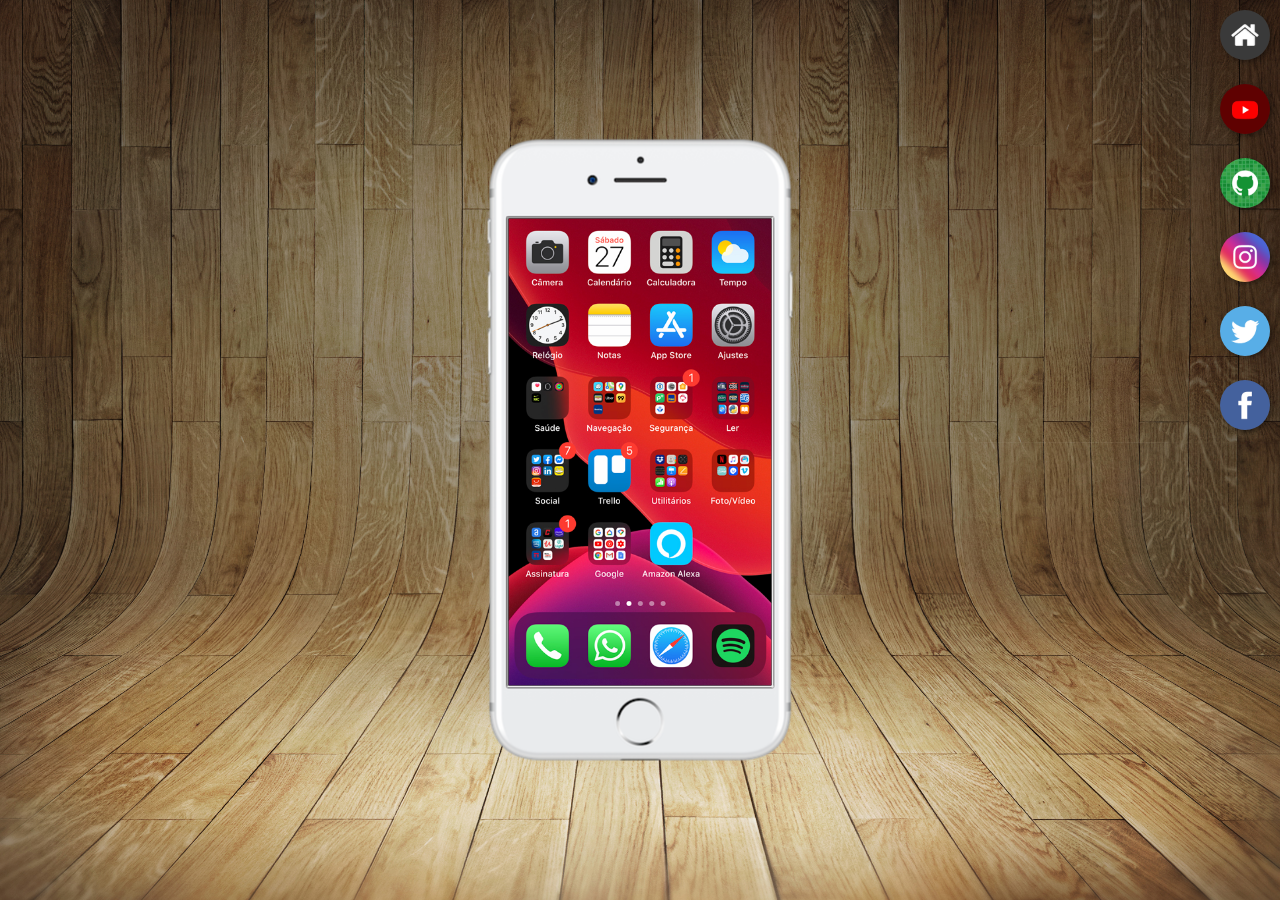
<file: index.html>
<!DOCTYPE html>
<html lang="pt-br">
<head>
    <meta charset="UTF-8">
    <meta http-equiv="X-UA-Compatible" content="IE=edge">
    <meta name="viewport" content="width=device-width, initial-scale=1.0">
    <link rel="shortcut icon" href="favicon.ico" type="image/x-icon">
    <link rel="stylesheet" href="estilos/style.css">
    <title>Projeto Redes Sociais</title>
</head>
<body>
    <main>
        <section id="telefone">
            <iframe src="home.html" name="tela" id="tela">
                Seu navegador não é compatível com isso.
            </iframe>
        </section>

        <section id="redes-sociais">
            <a href="home.html" target="tela">
                <img src="imagens/logo-home.jpg" alt="Home">
            </a>
            <br>
            <a href="youtube.html" target="tela">
                <img src="imagens/logo-youtube.jpg" alt="YouTube">
            </a>
            <br>
            <a href="github.html" target="tela">
                <img src="imagens/logo-github.jpg" alt="GitHub">
            </a>
            <br>
            <a href="instagram.html" target="tela">
                <img src="imagens/logo-instagram.jpg" alt="Instagram">
            </a>
            <br>
            <a href="twitter.html" target="tela">
                <img src="imagens/logo-twitter.jpg" alt="Twitter">
            </a>
            <br>
            <a href="facebook.html" target="tela">
                <img src="imagens/logo-facebook.jpg" alt="Facebook">
            </a>
        </section>
    </main>
</body>
</html>
</file>
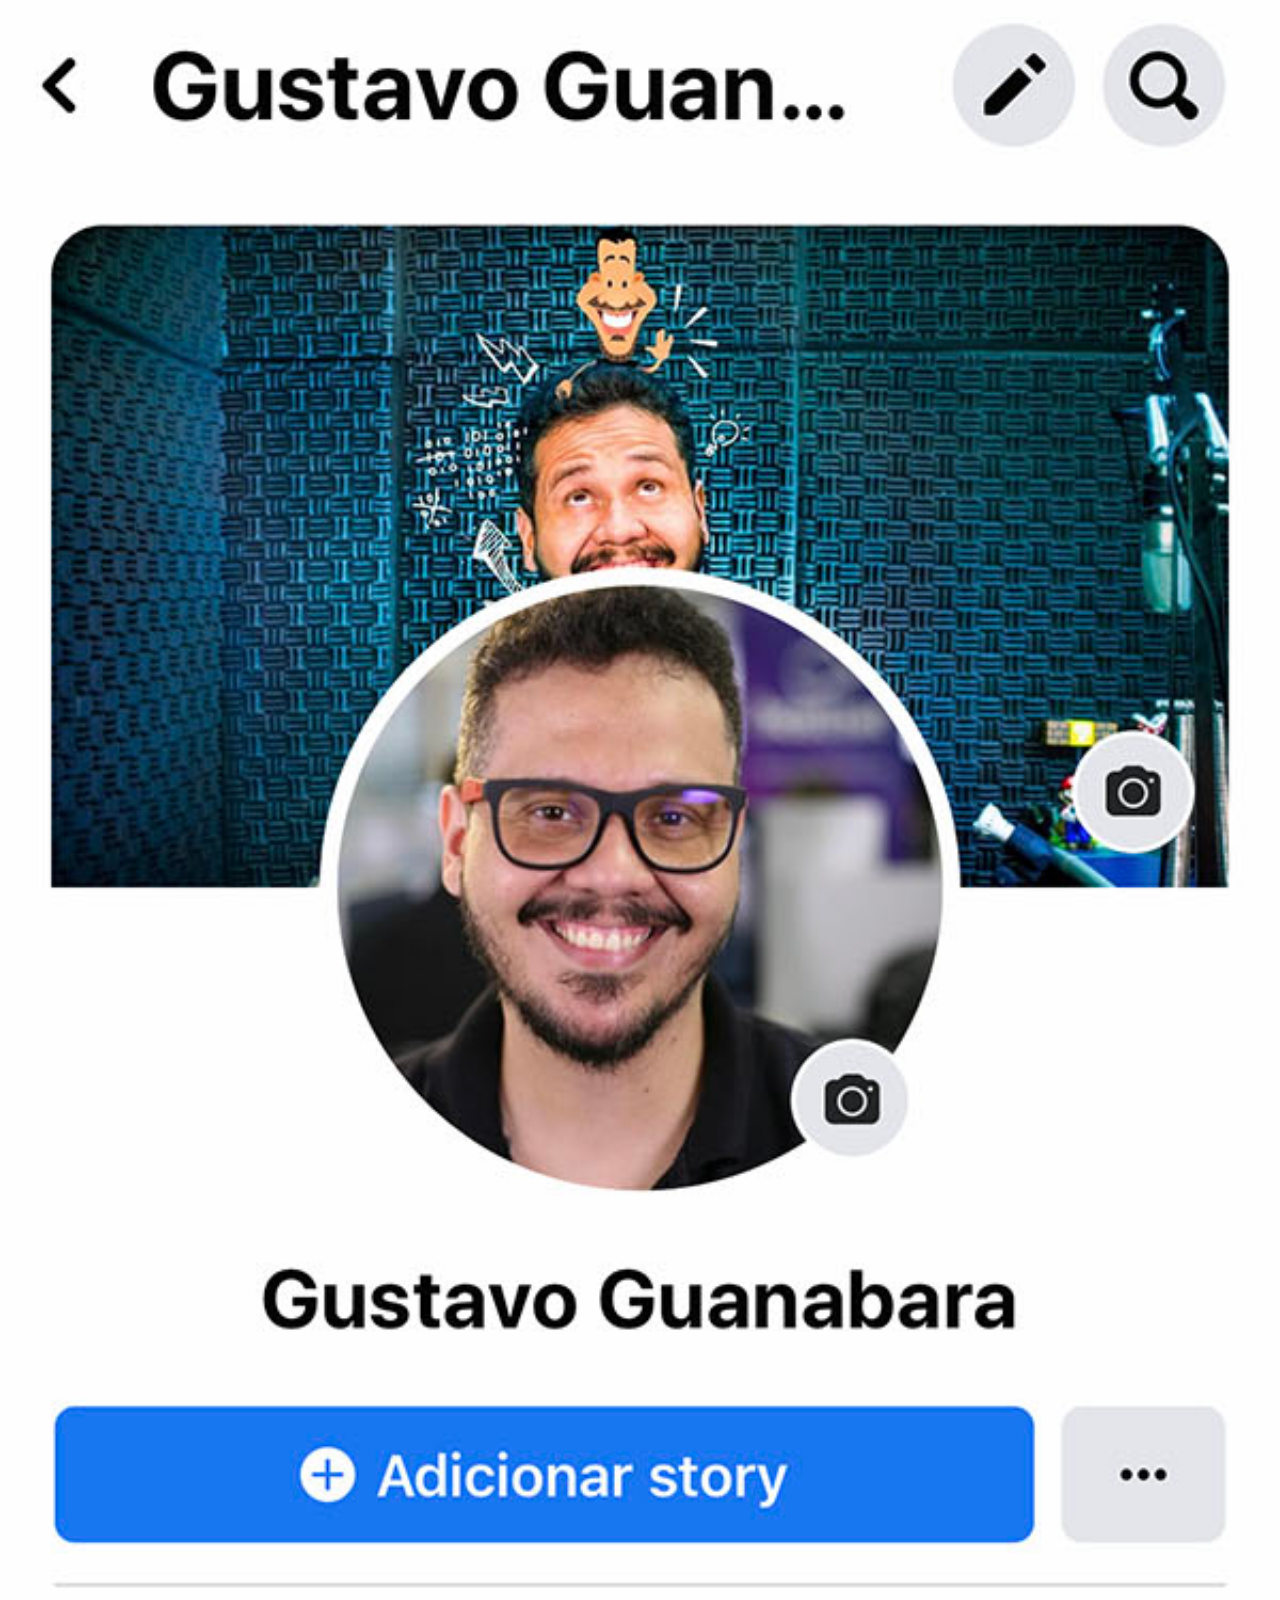
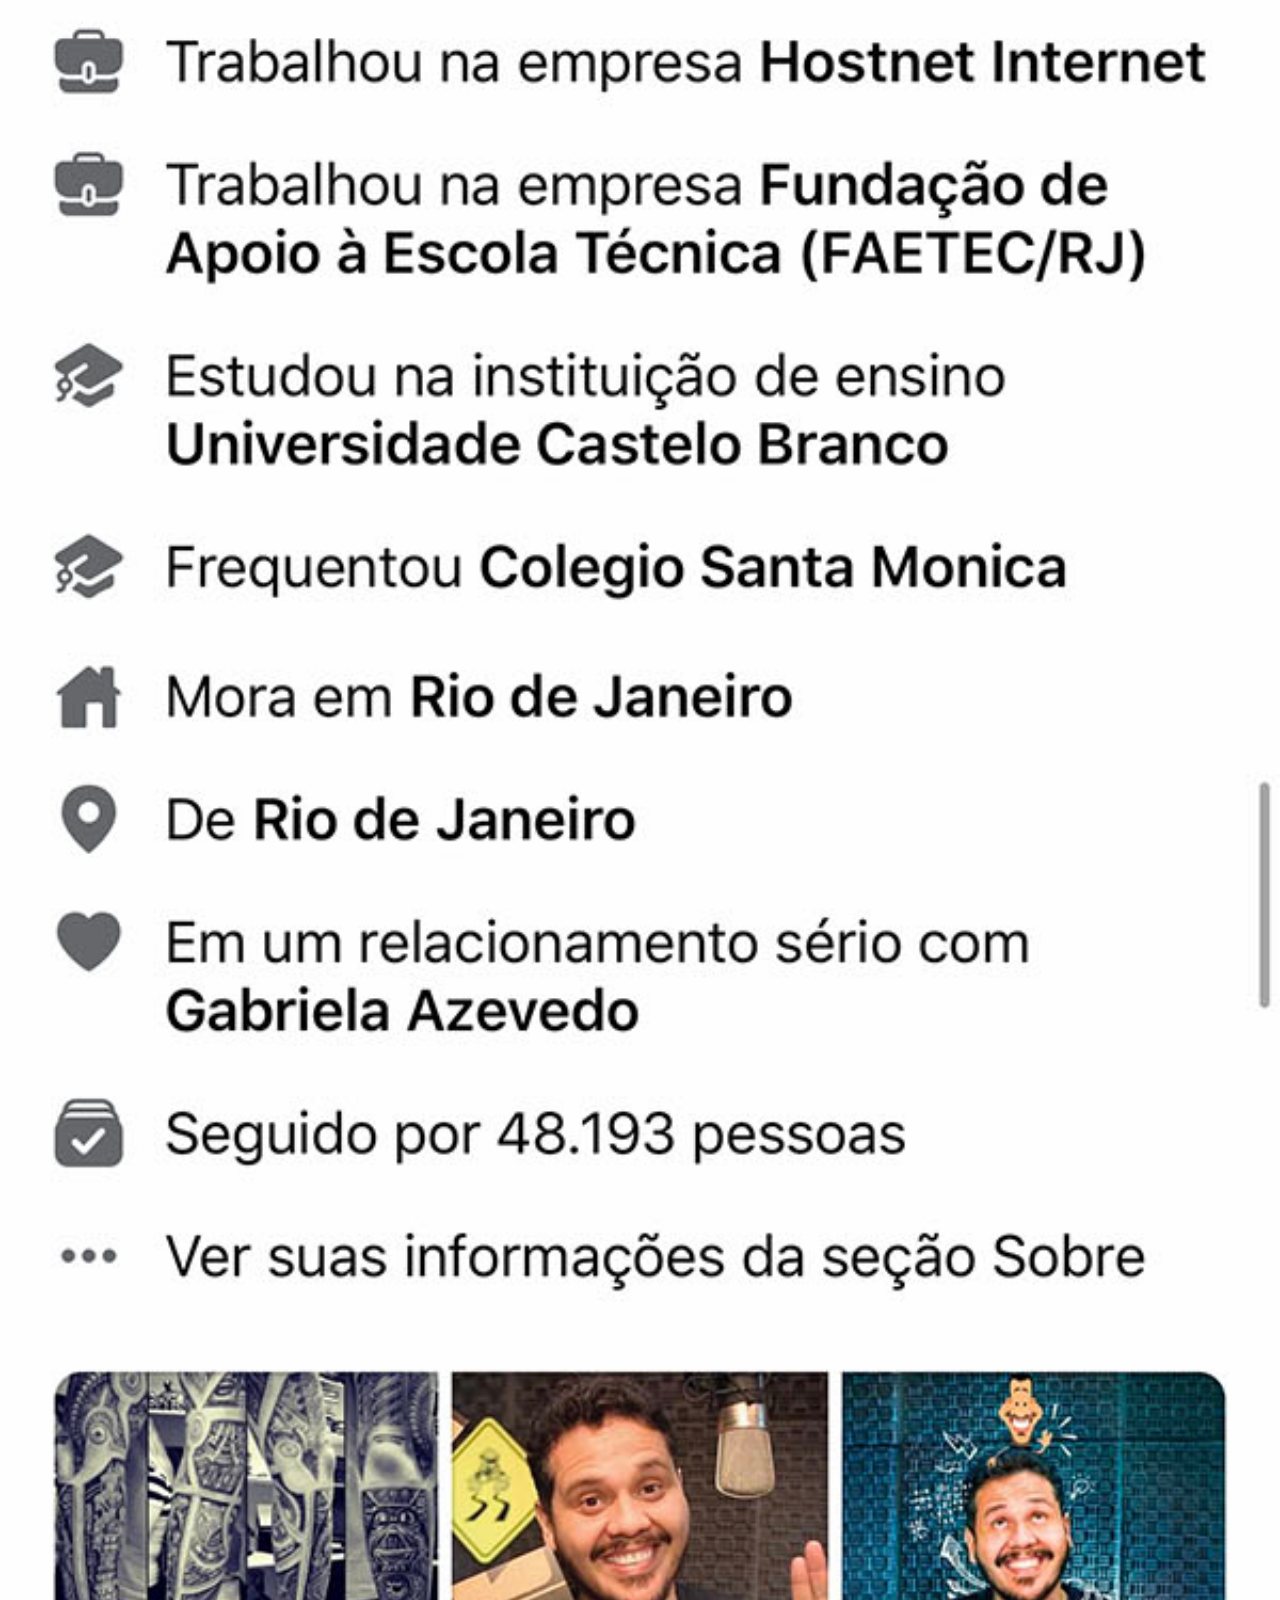
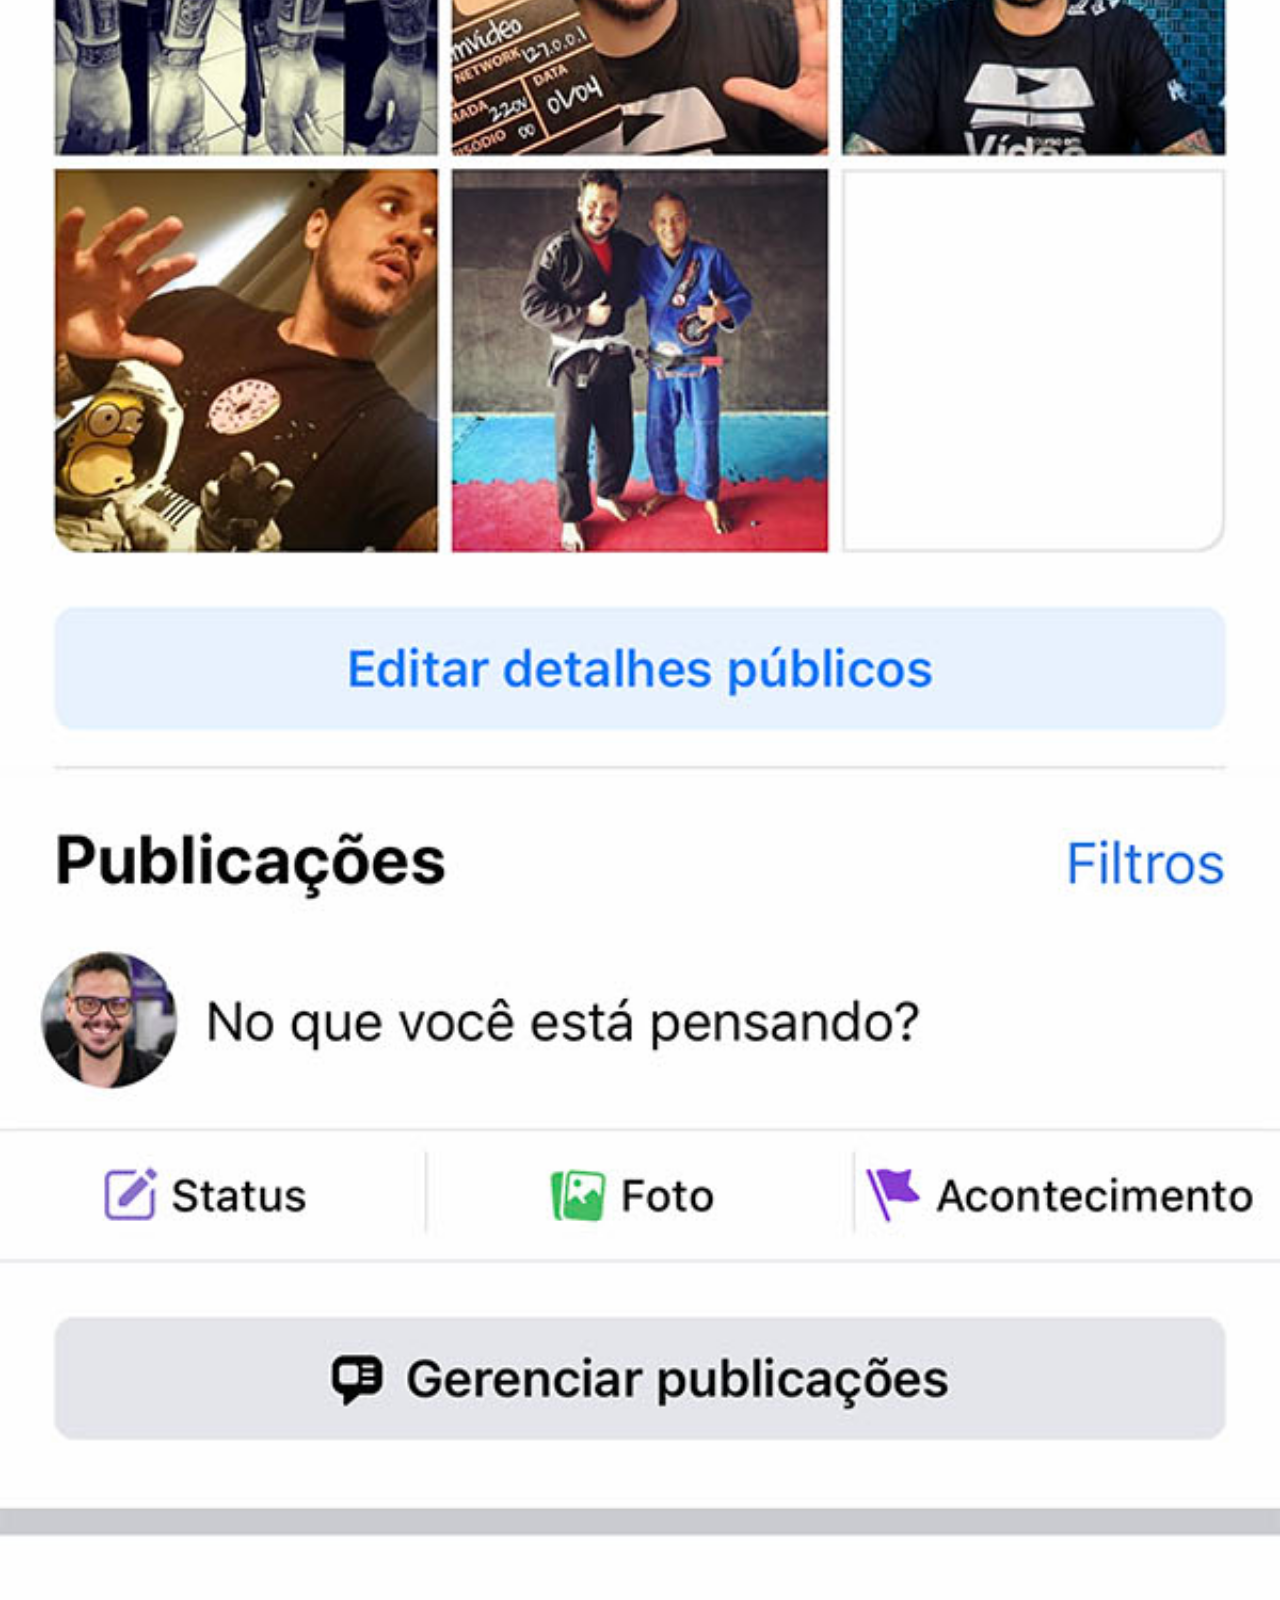
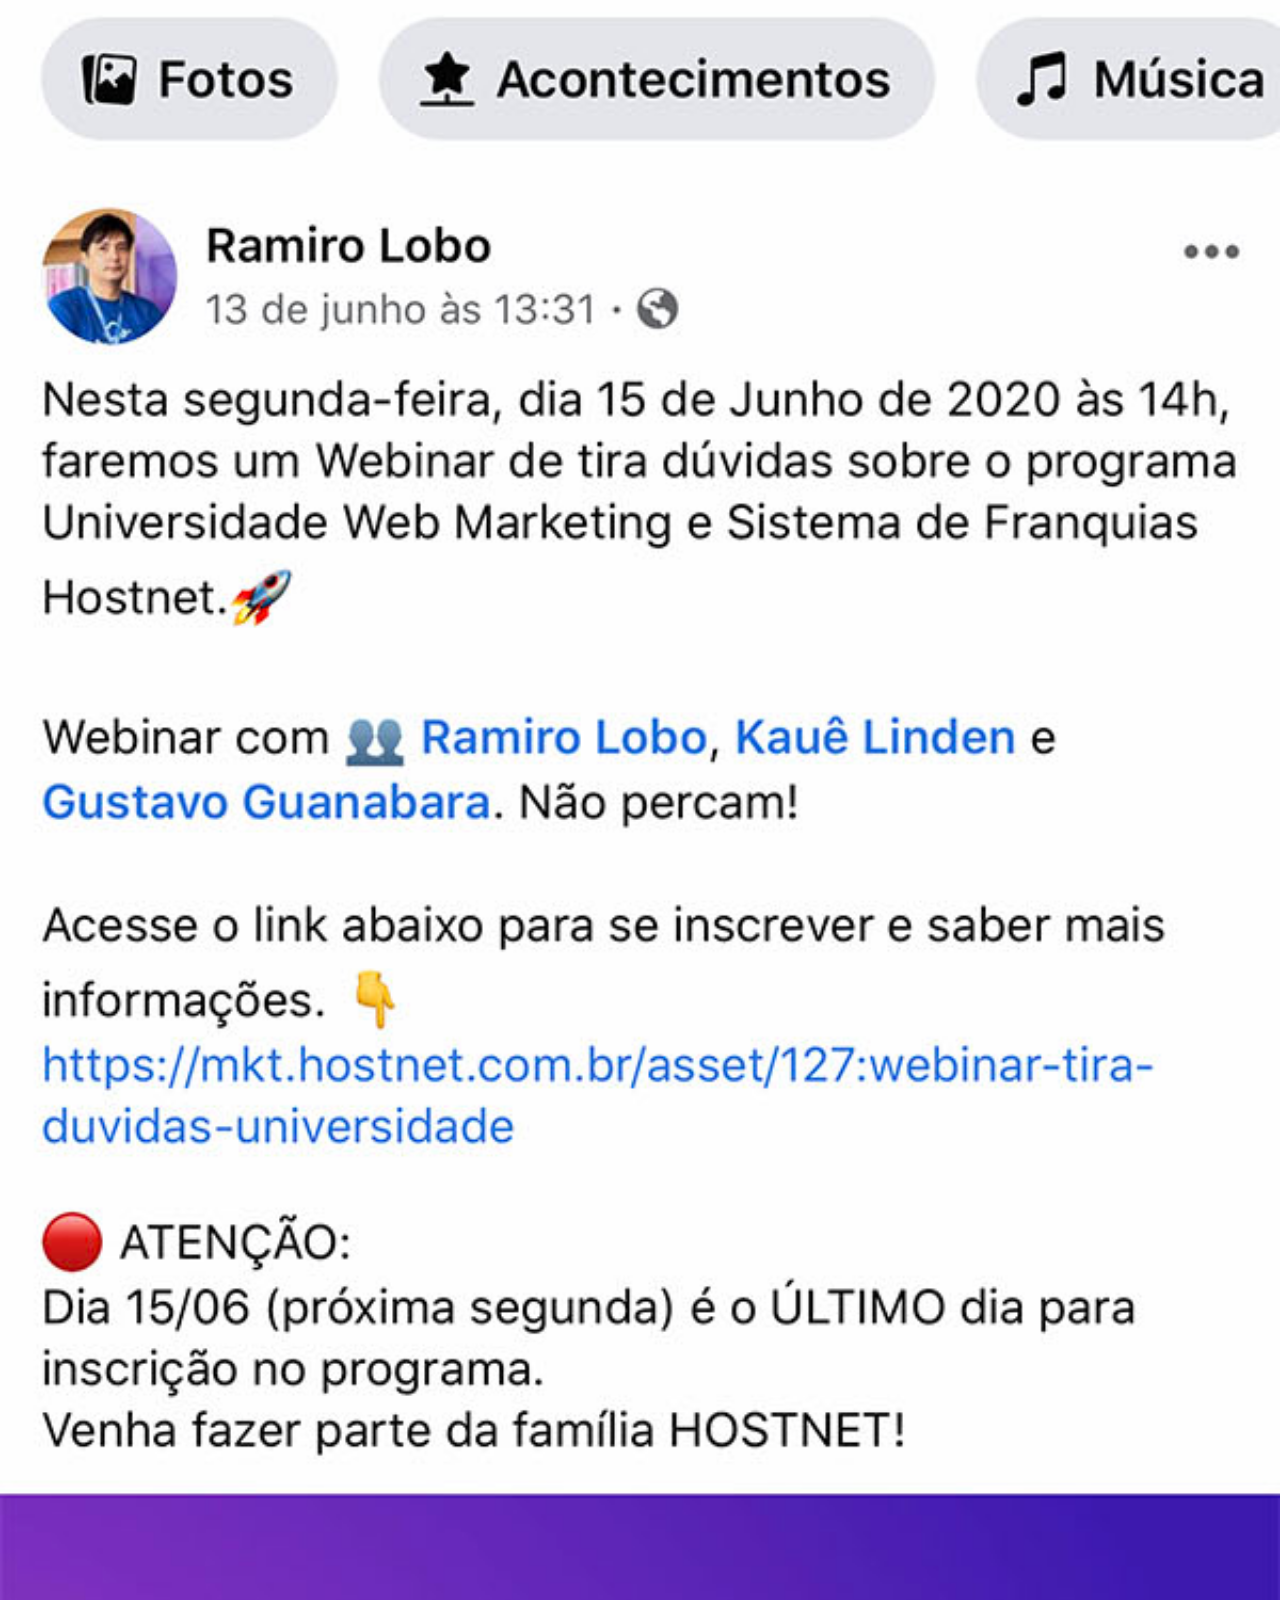
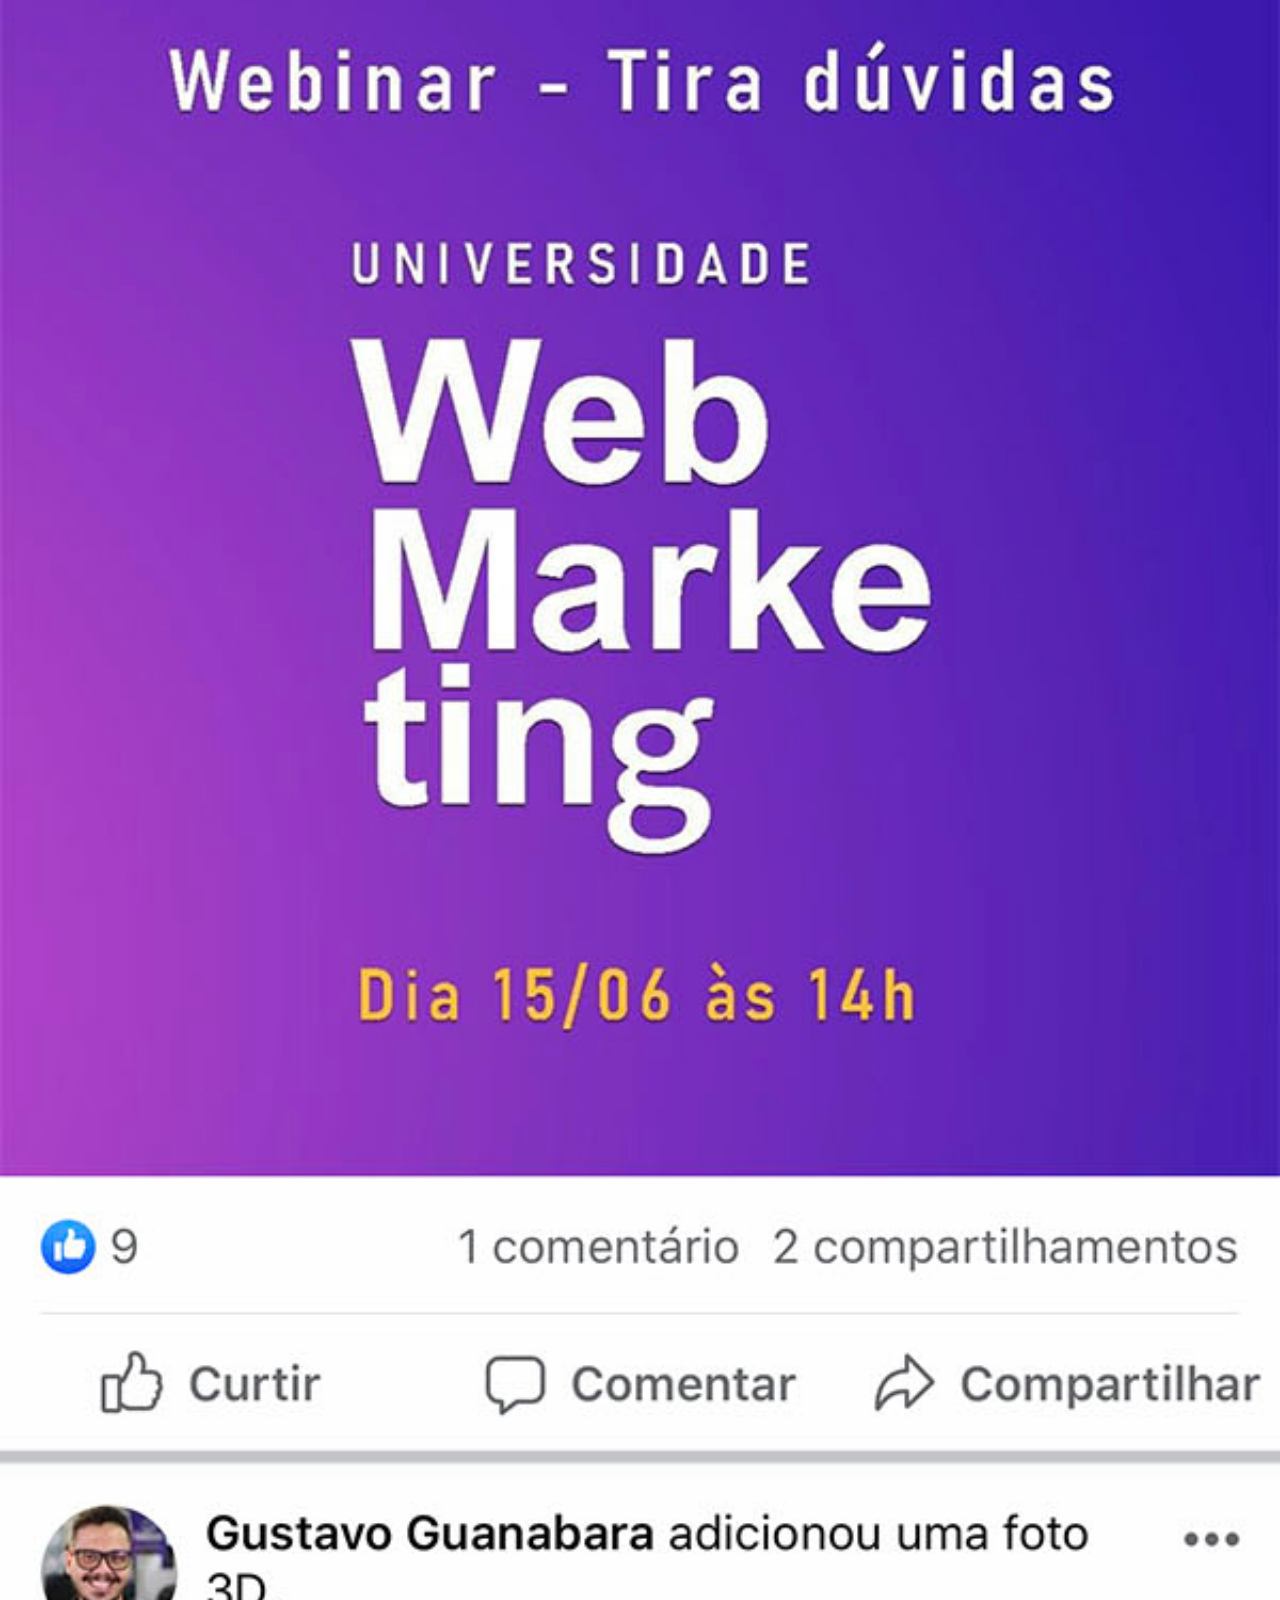
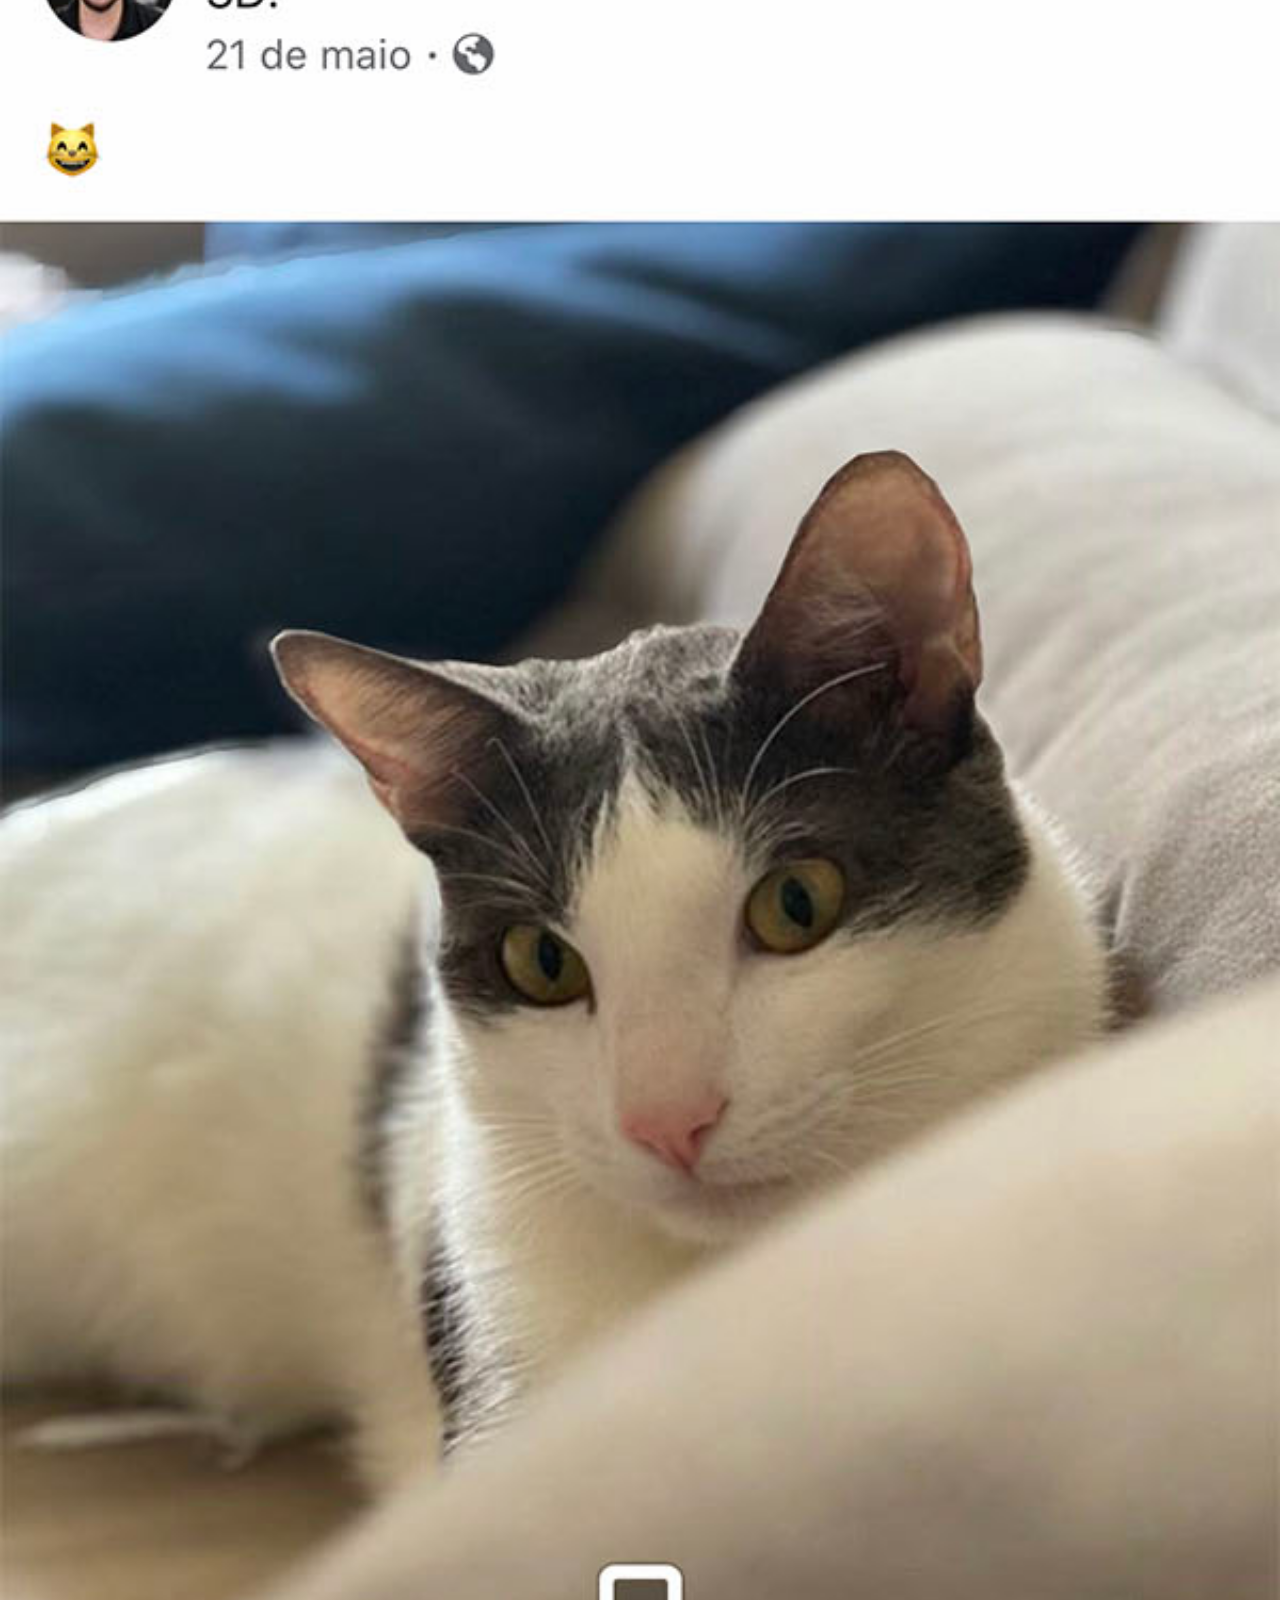
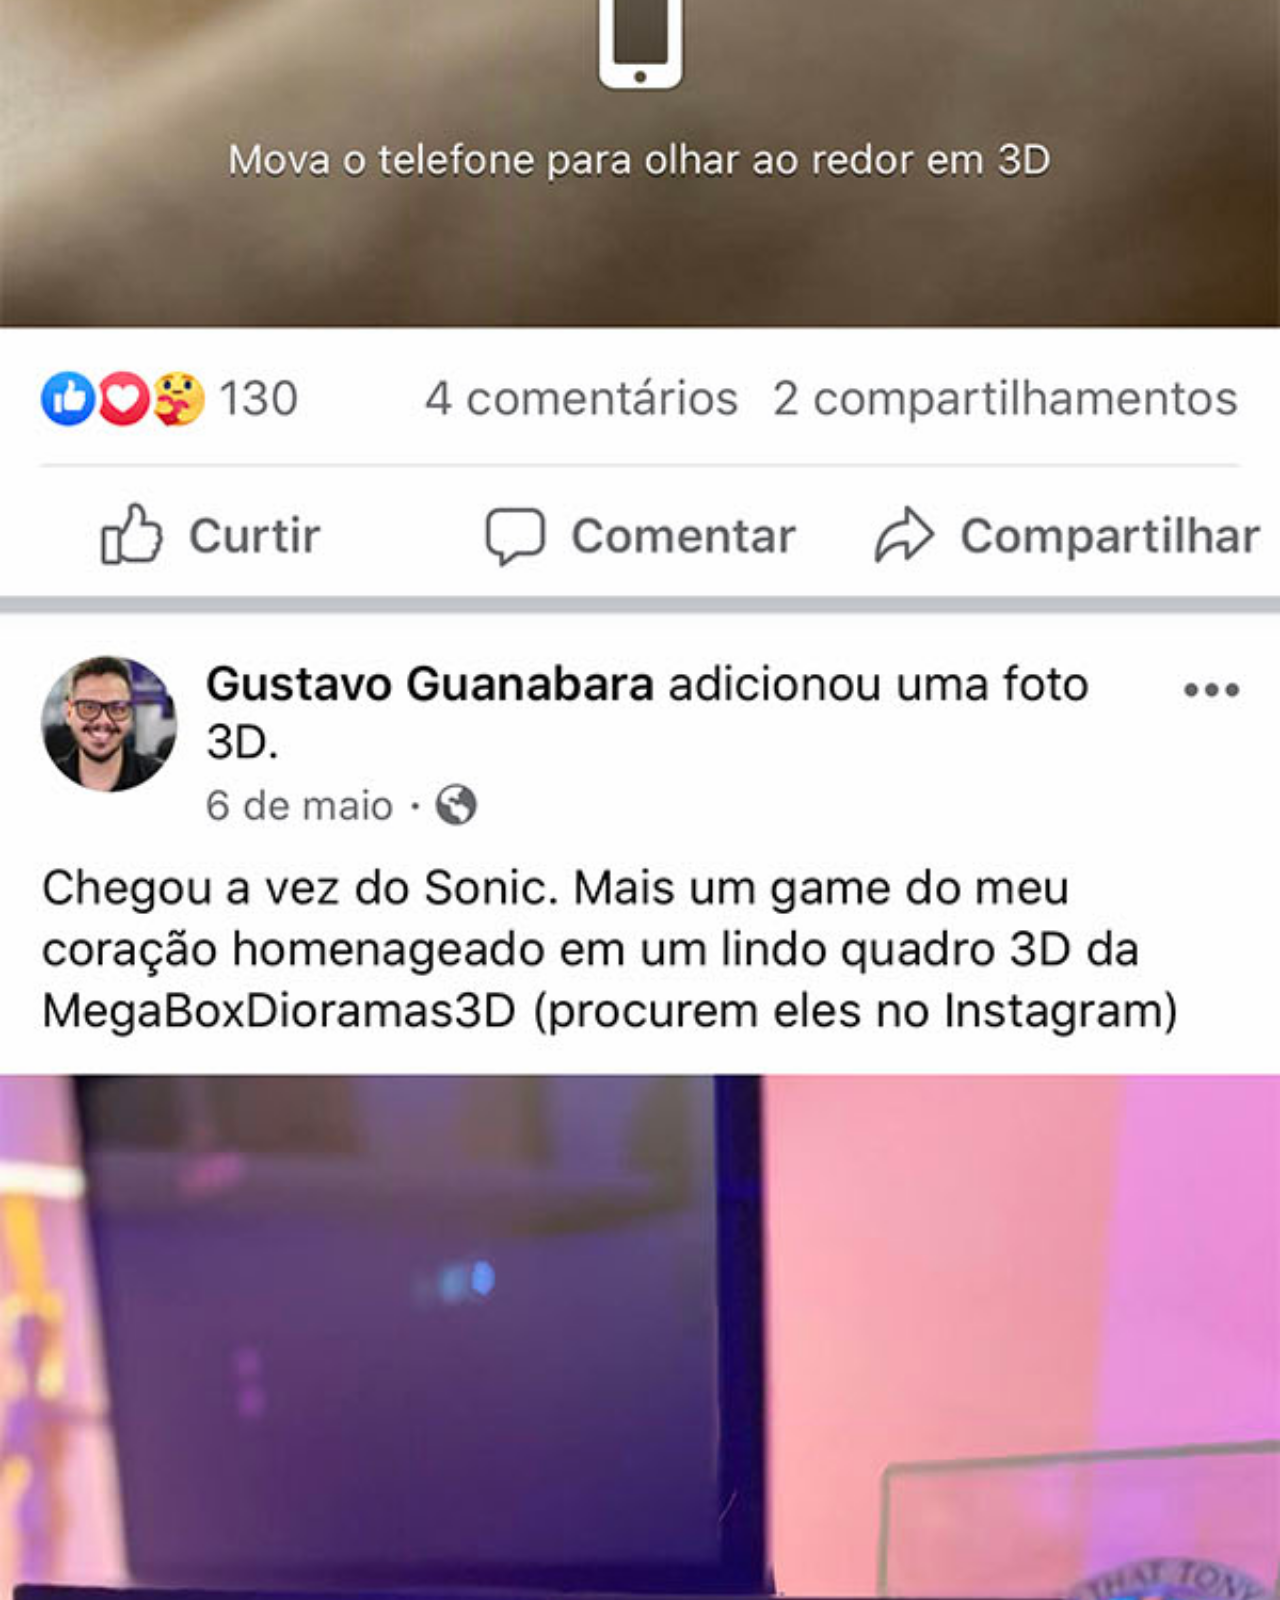
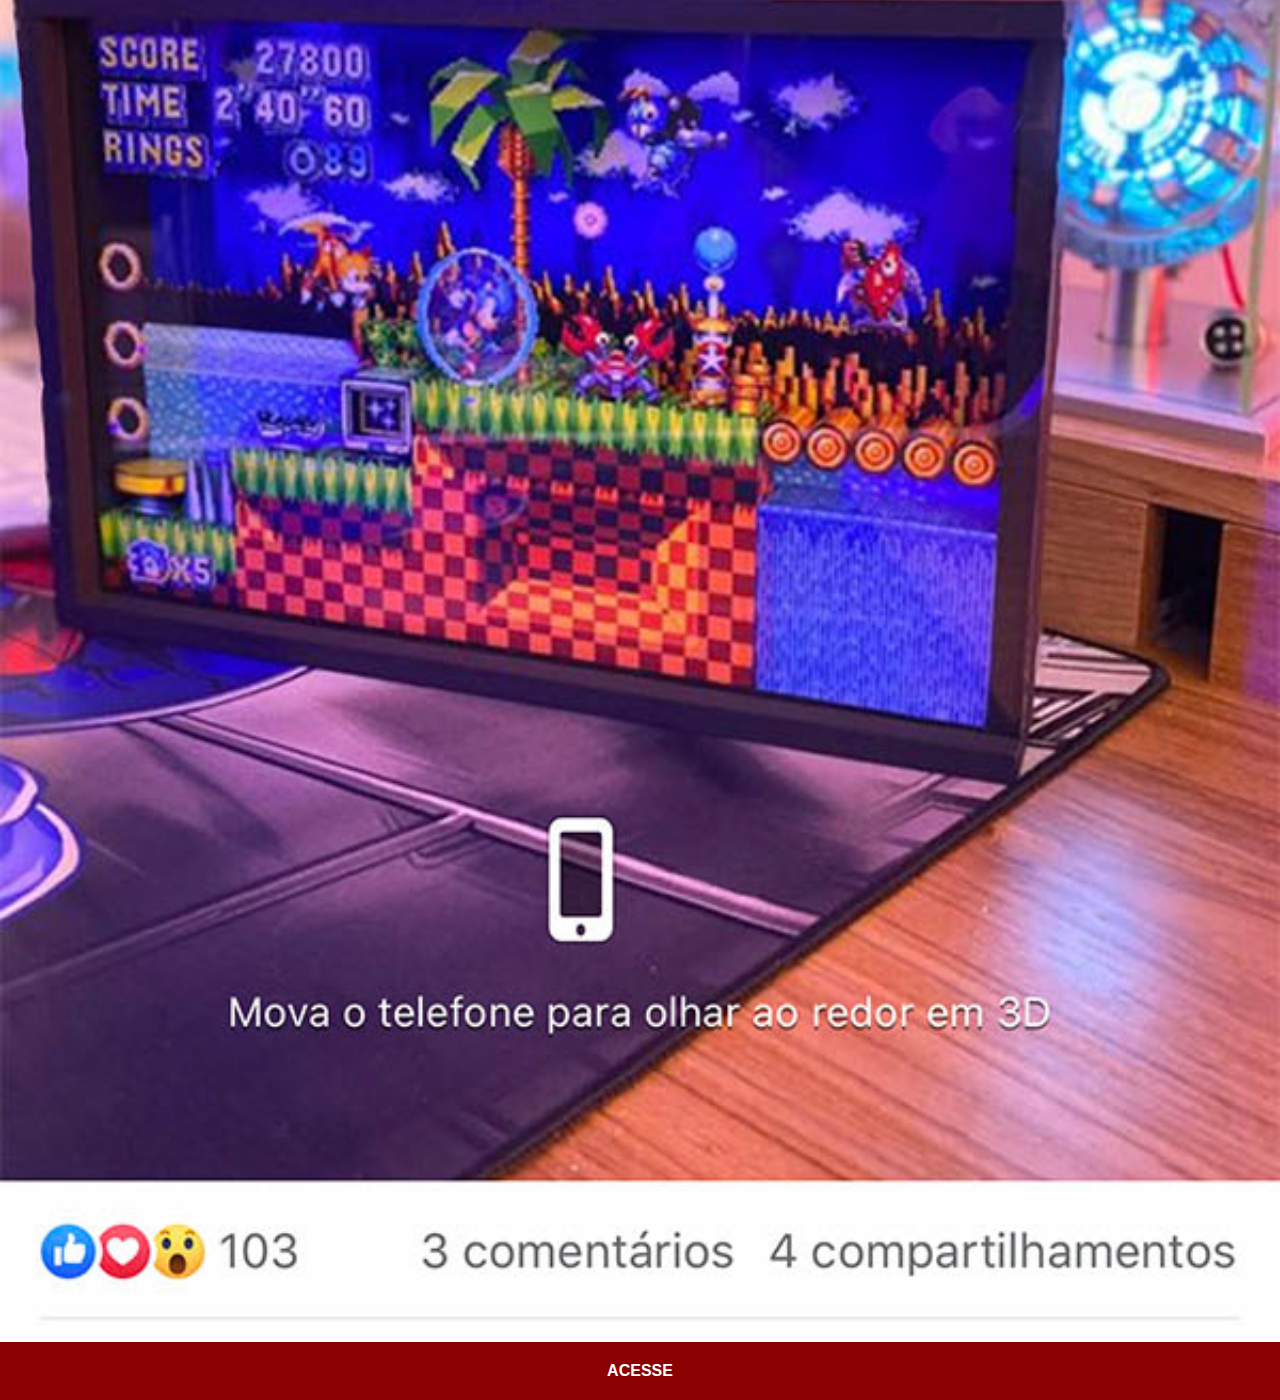
<file: facebook.html>
<!DOCTYPE html>
<html lang="pt-br">
<head>
    <meta charset="UTF-8">
    <meta http-equiv="X-UA-Compatible" content="IE=edge">
    <meta name="viewport" content="width=device-width, initial-scale=1.0">
    <title>Facebook</title>
    <link rel="stylesheet" href="estilos/social.css">
</head>
<body>
    <img src="imagens/tela-facebook.jpg" alt="Facebook">
    <a href="https://web.facebook.com/gustavoguanabara/?_rdc=1&_rdr" target="_blank">ACESSE</a>
</body>
</html>
</file>
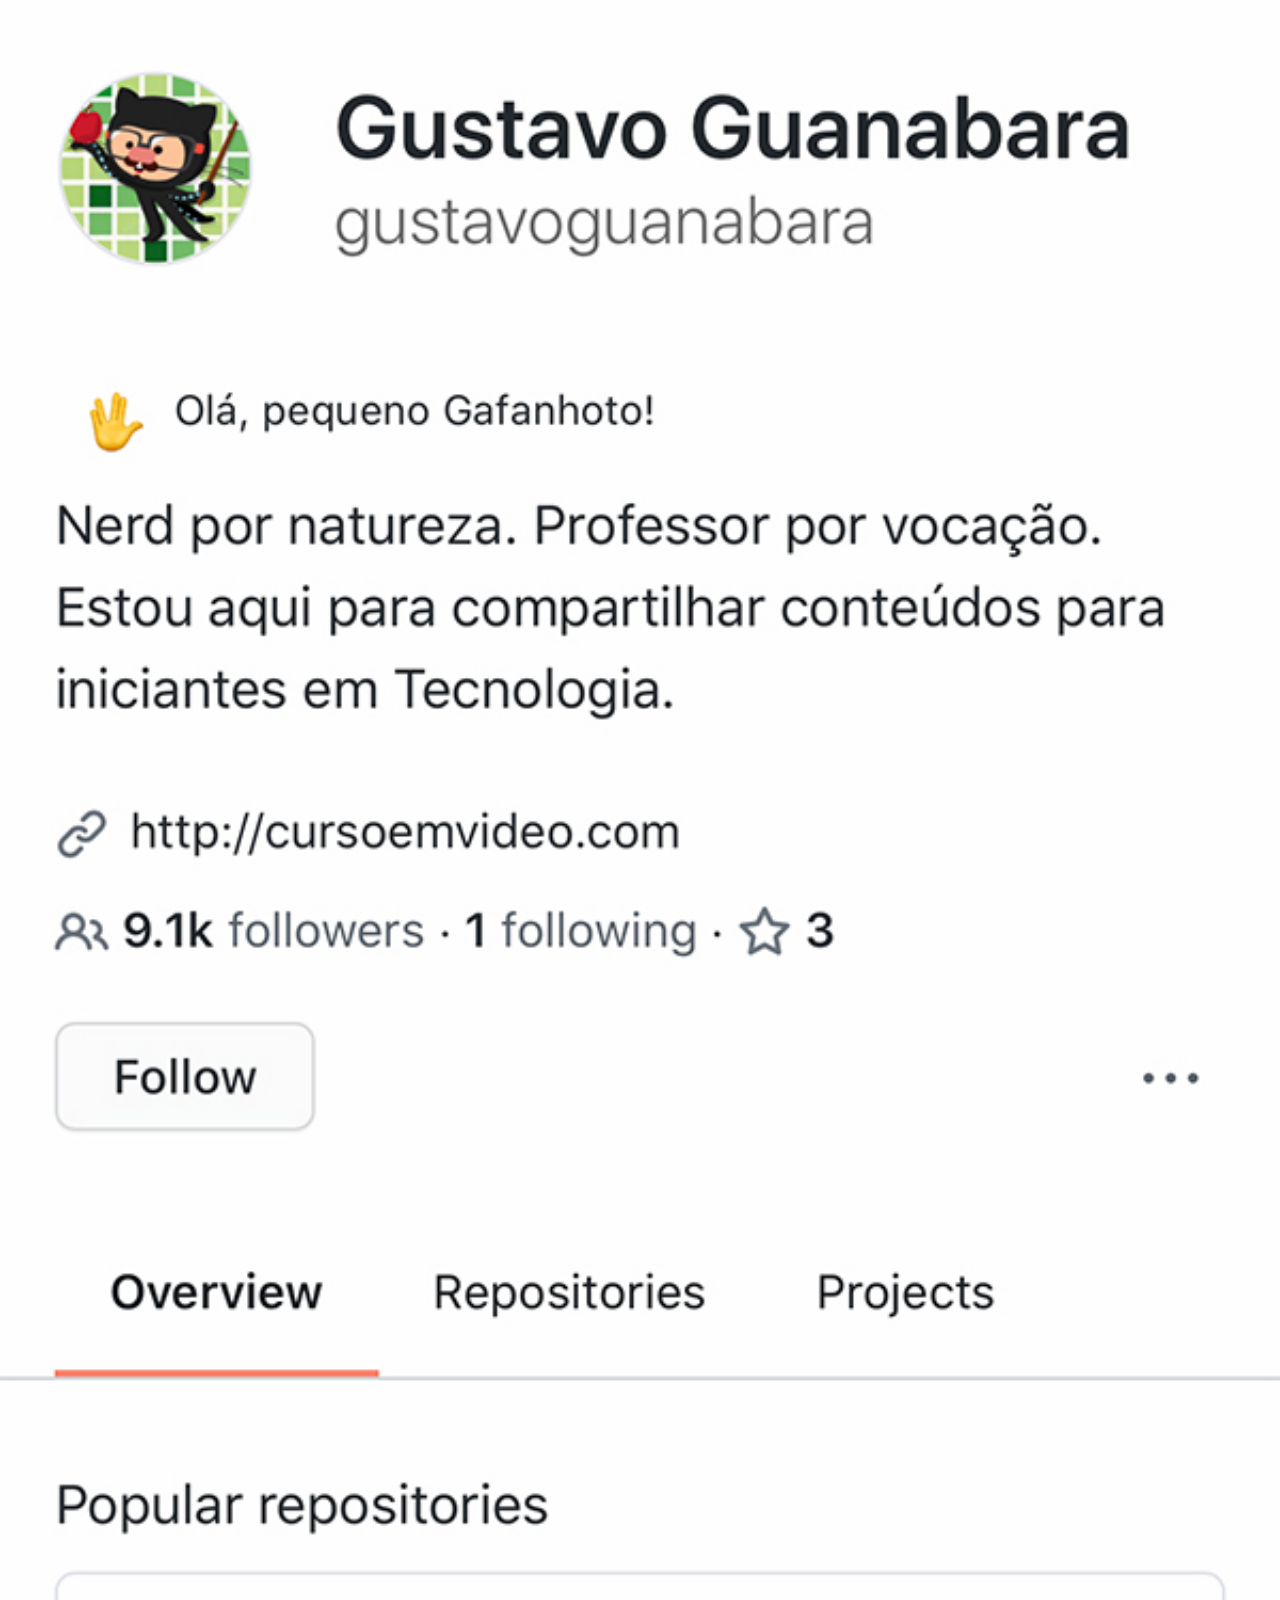
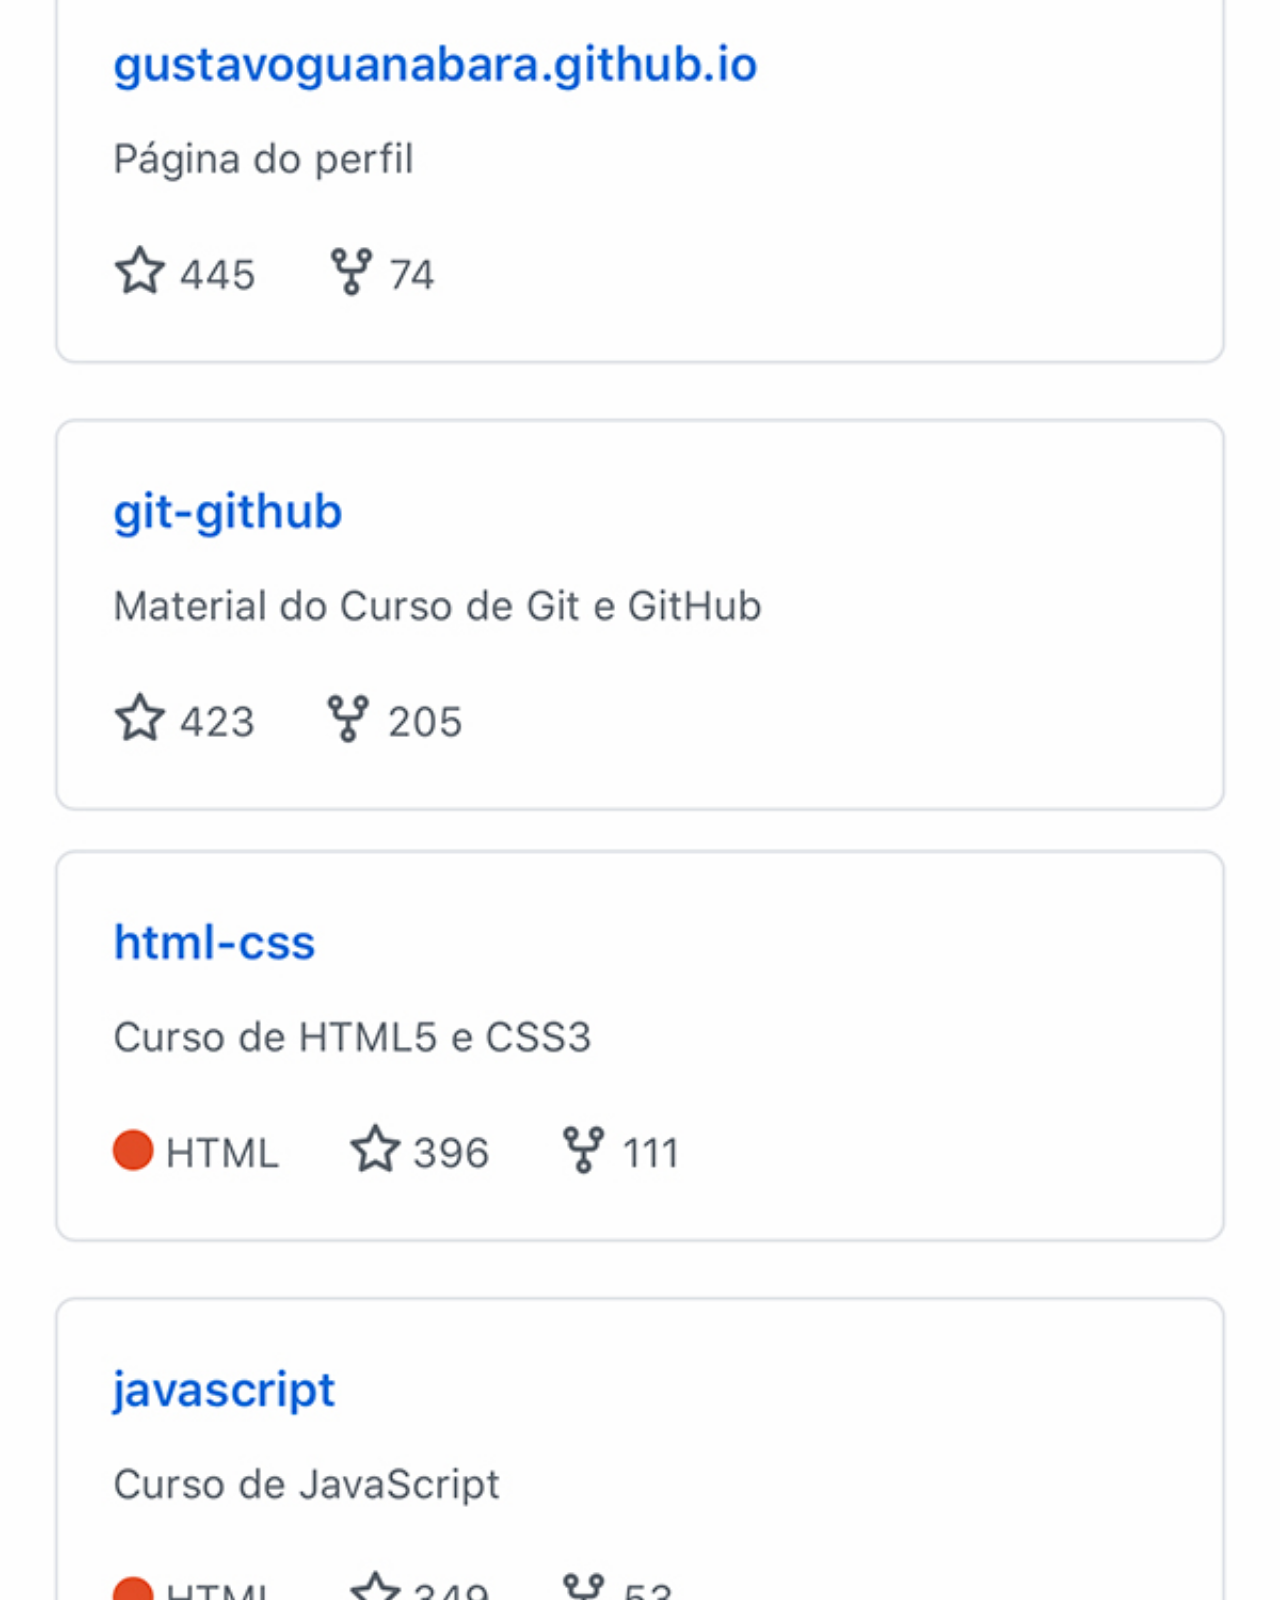
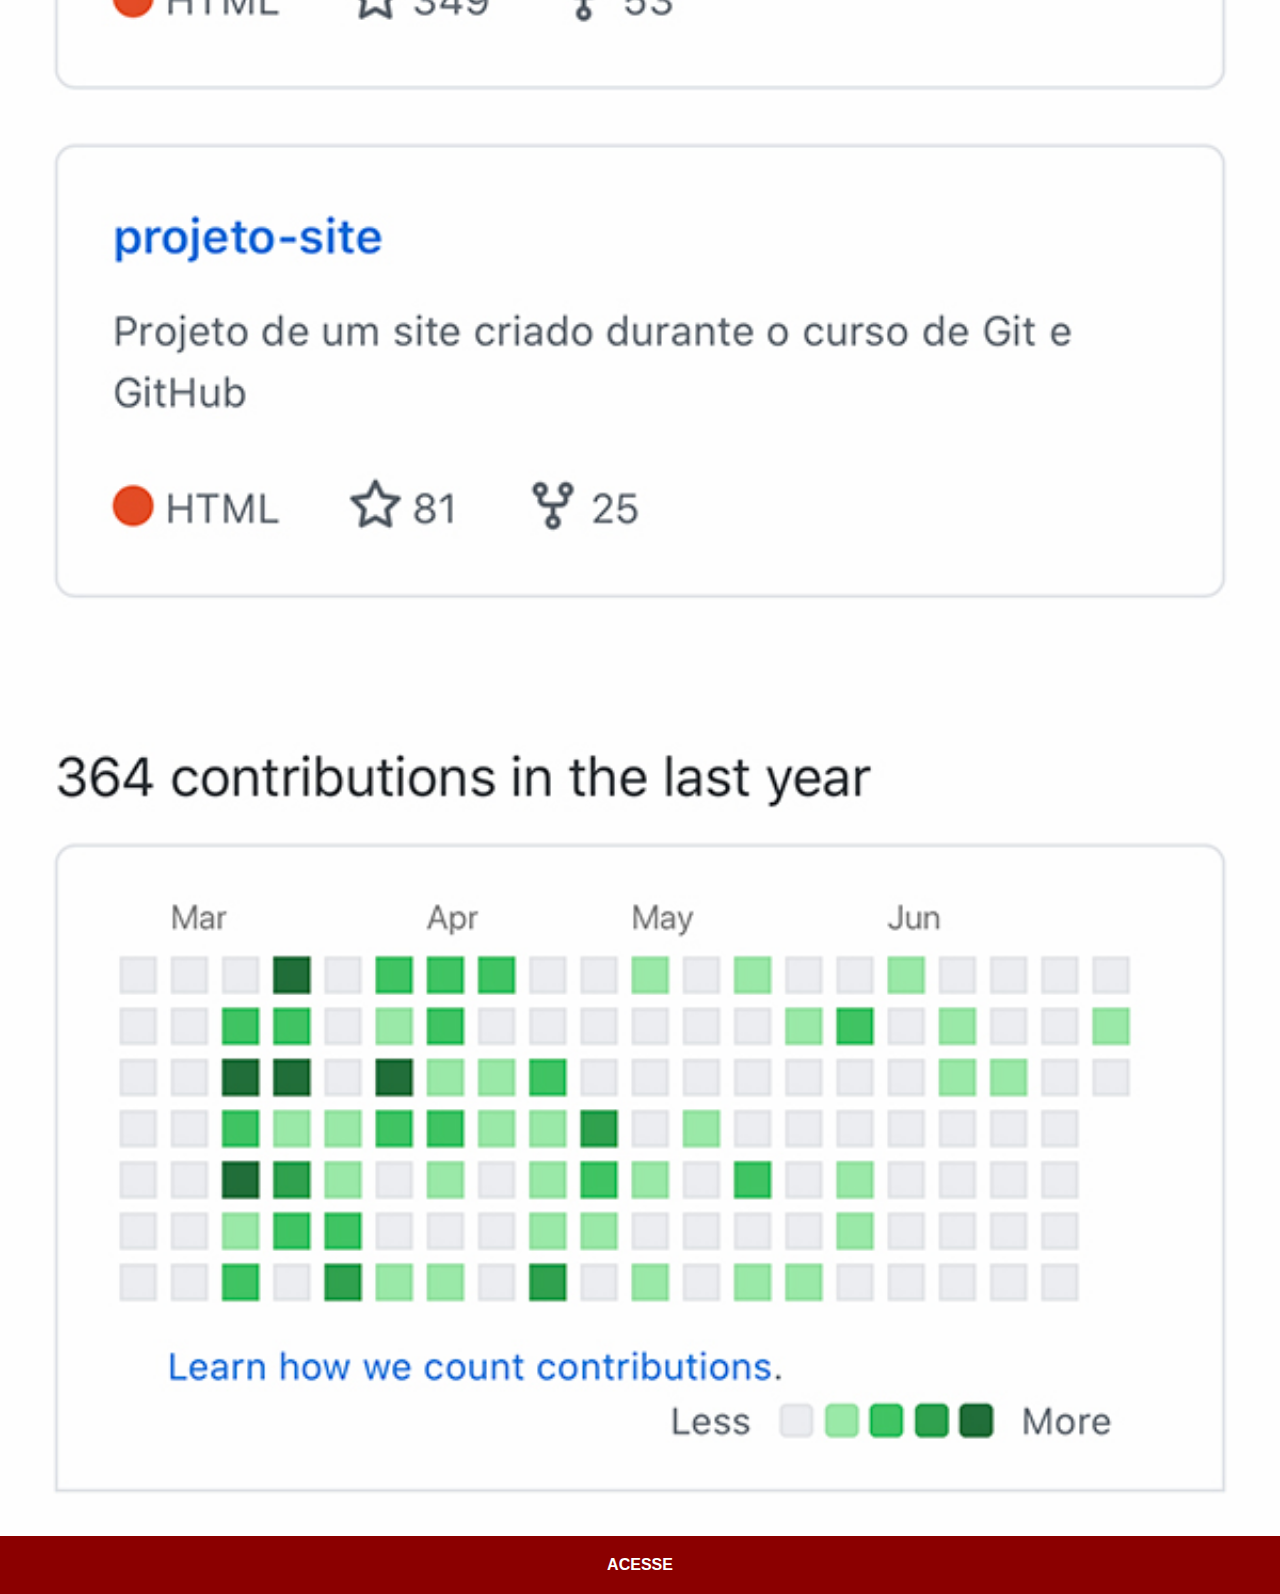
<file: github.html>
<!DOCTYPE html>
<html lang="pt-br">
<head>
    <meta charset="UTF-8">
    <meta http-equiv="X-UA-Compatible" content="IE=edge">
    <meta name="viewport" content="width=device-width, initial-scale=1.0">
    <title>GitHub</title>
    <link rel="stylesheet" href="estilos/social.css">
</head>
<body>
    <img src="imagens/tela-github.jpg" alt="GitHub">
    <a href="https://github.com/gustavoguanabara" target="_blank">ACESSE</a>
</body>
</html>
</file>
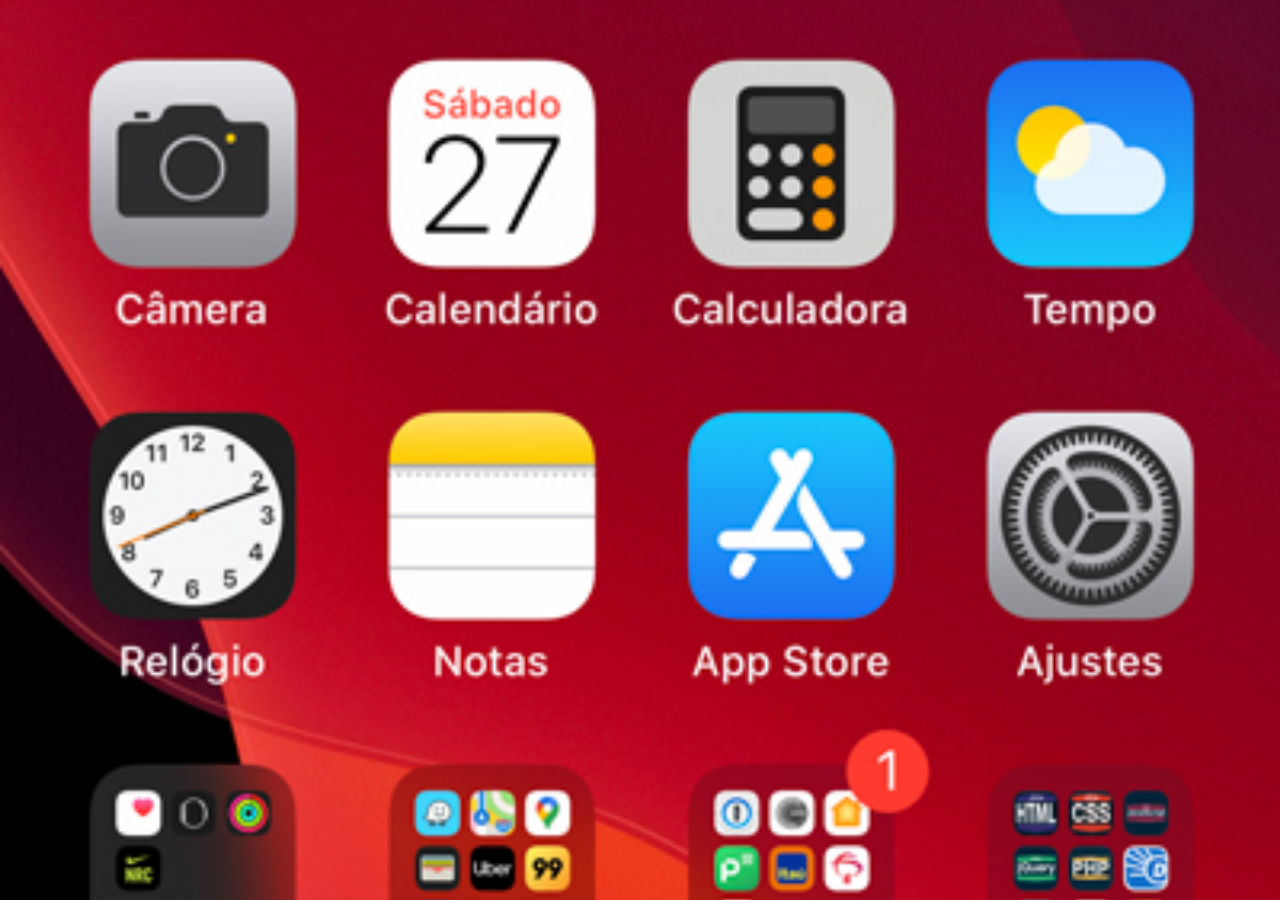
<file: home.html>
<!DOCTYPE html>
<html lang="pt-br">
<head>
    <meta charset="UTF-8">
    <meta http-equiv="X-UA-Compatible" content="IE=edge">
    <meta name="viewport" content="width=device-width, initial-scale=1.0">
    <title>Home</title>
    <style>
        * {
            margin: 0;
            padding: 0;
        }

        body {
            width: 100vw;
            height: 100vh;
            background: black url('imagens/tela-home.jpg') no-repeat top center;
            background-size: cover;
        }
    </style>
</head>
<body>
    
</body>
</html>
</file>
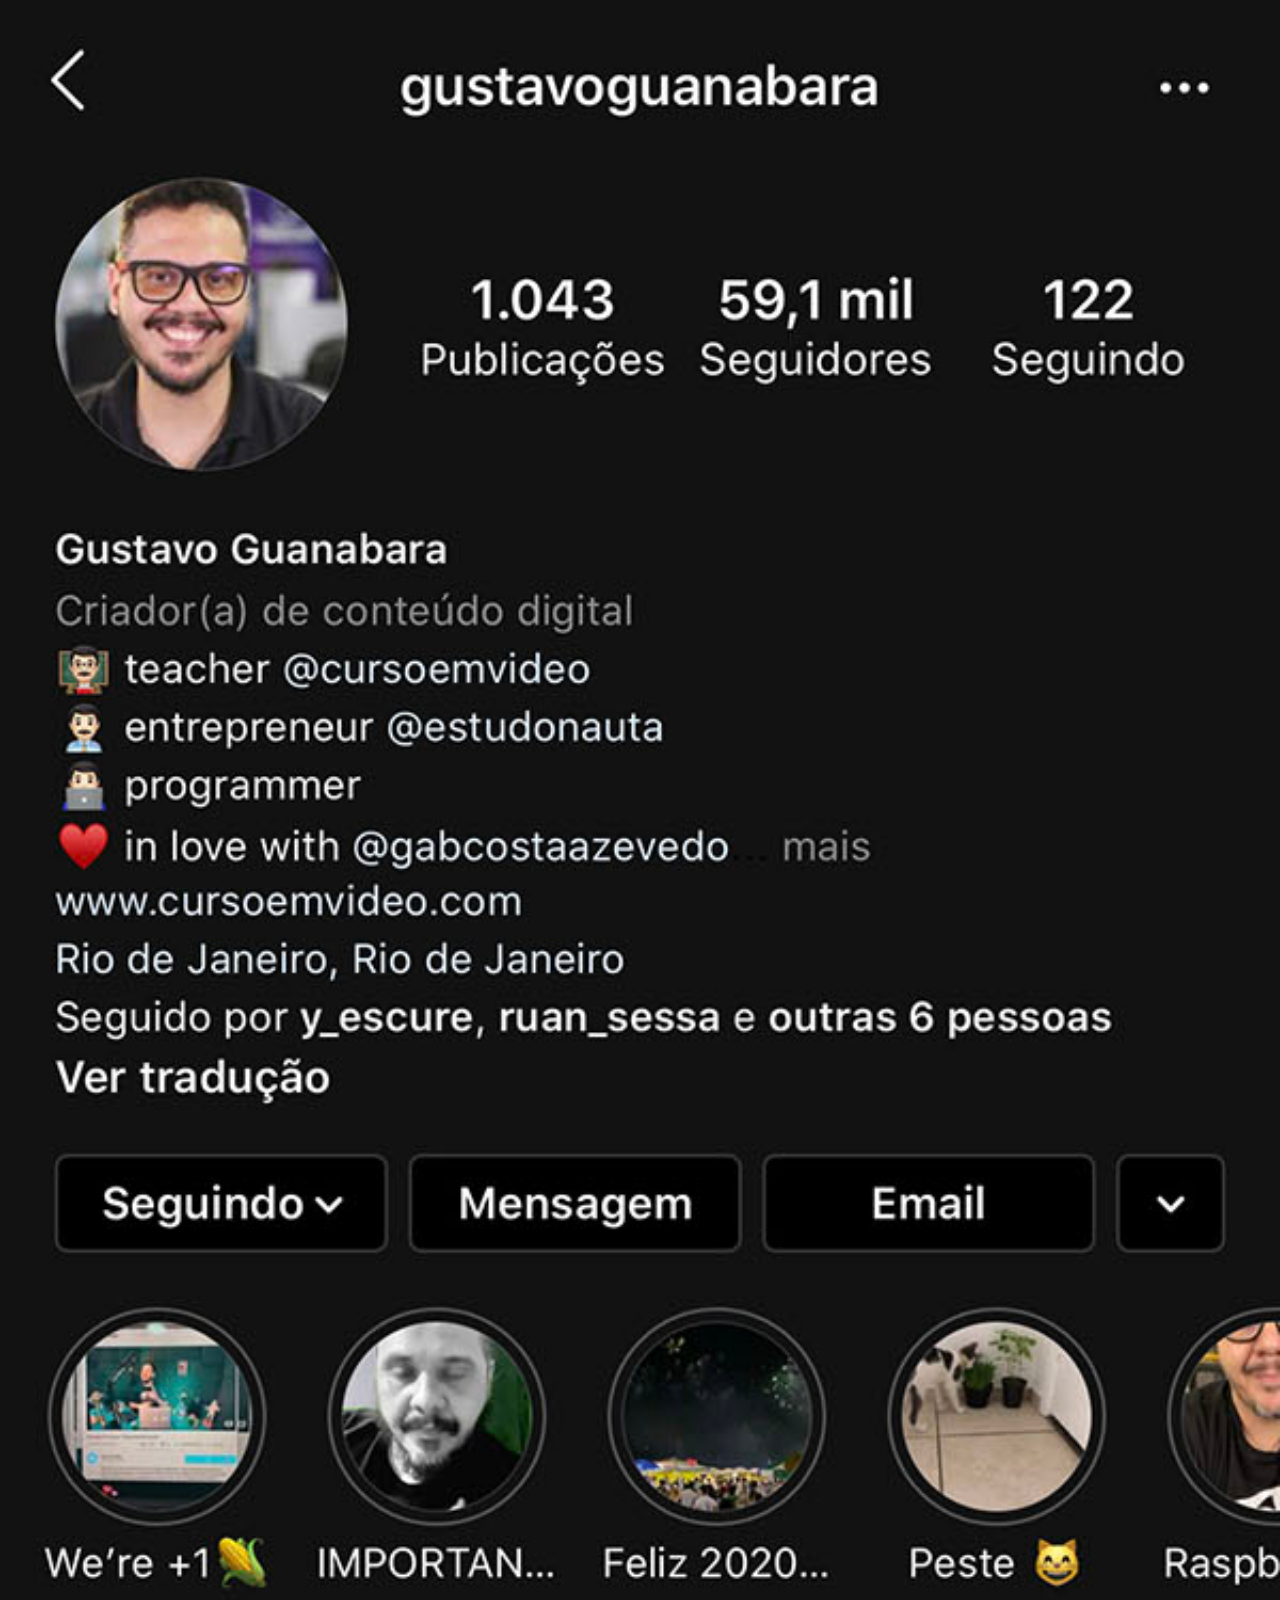
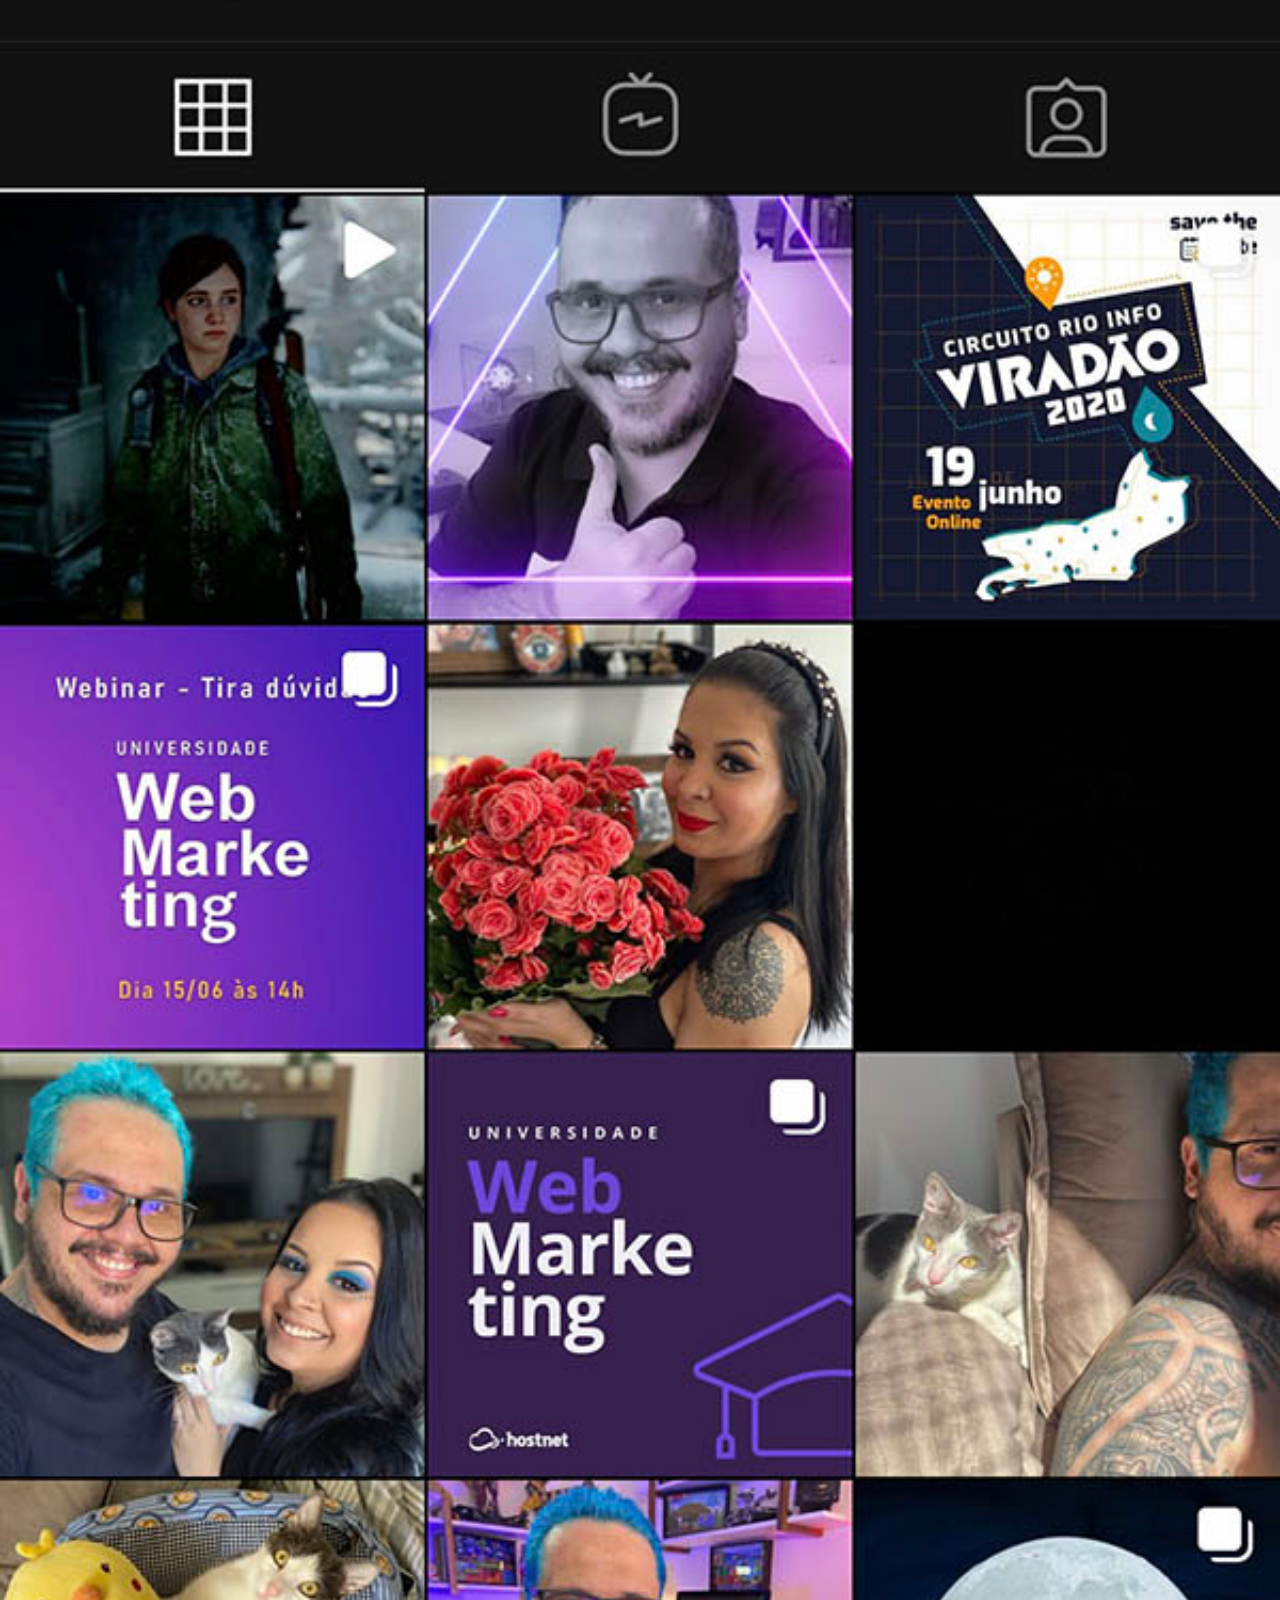
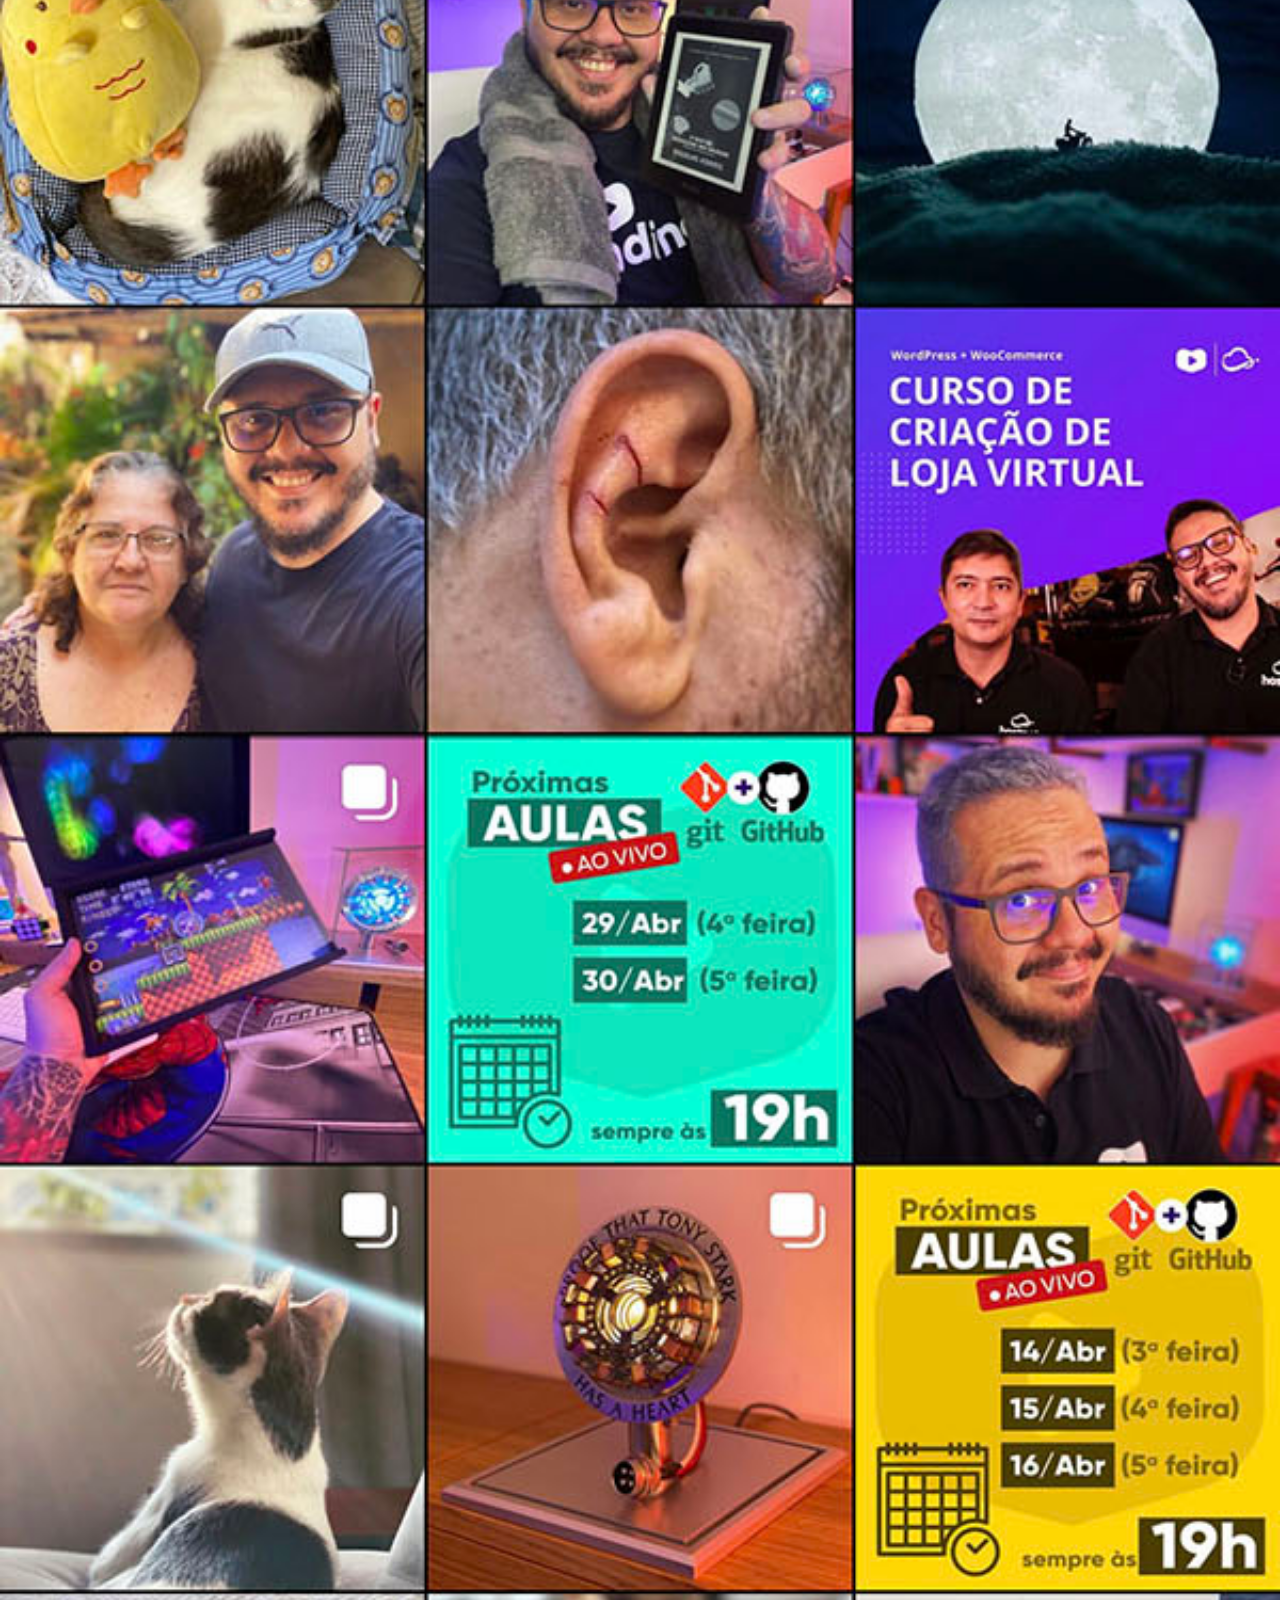
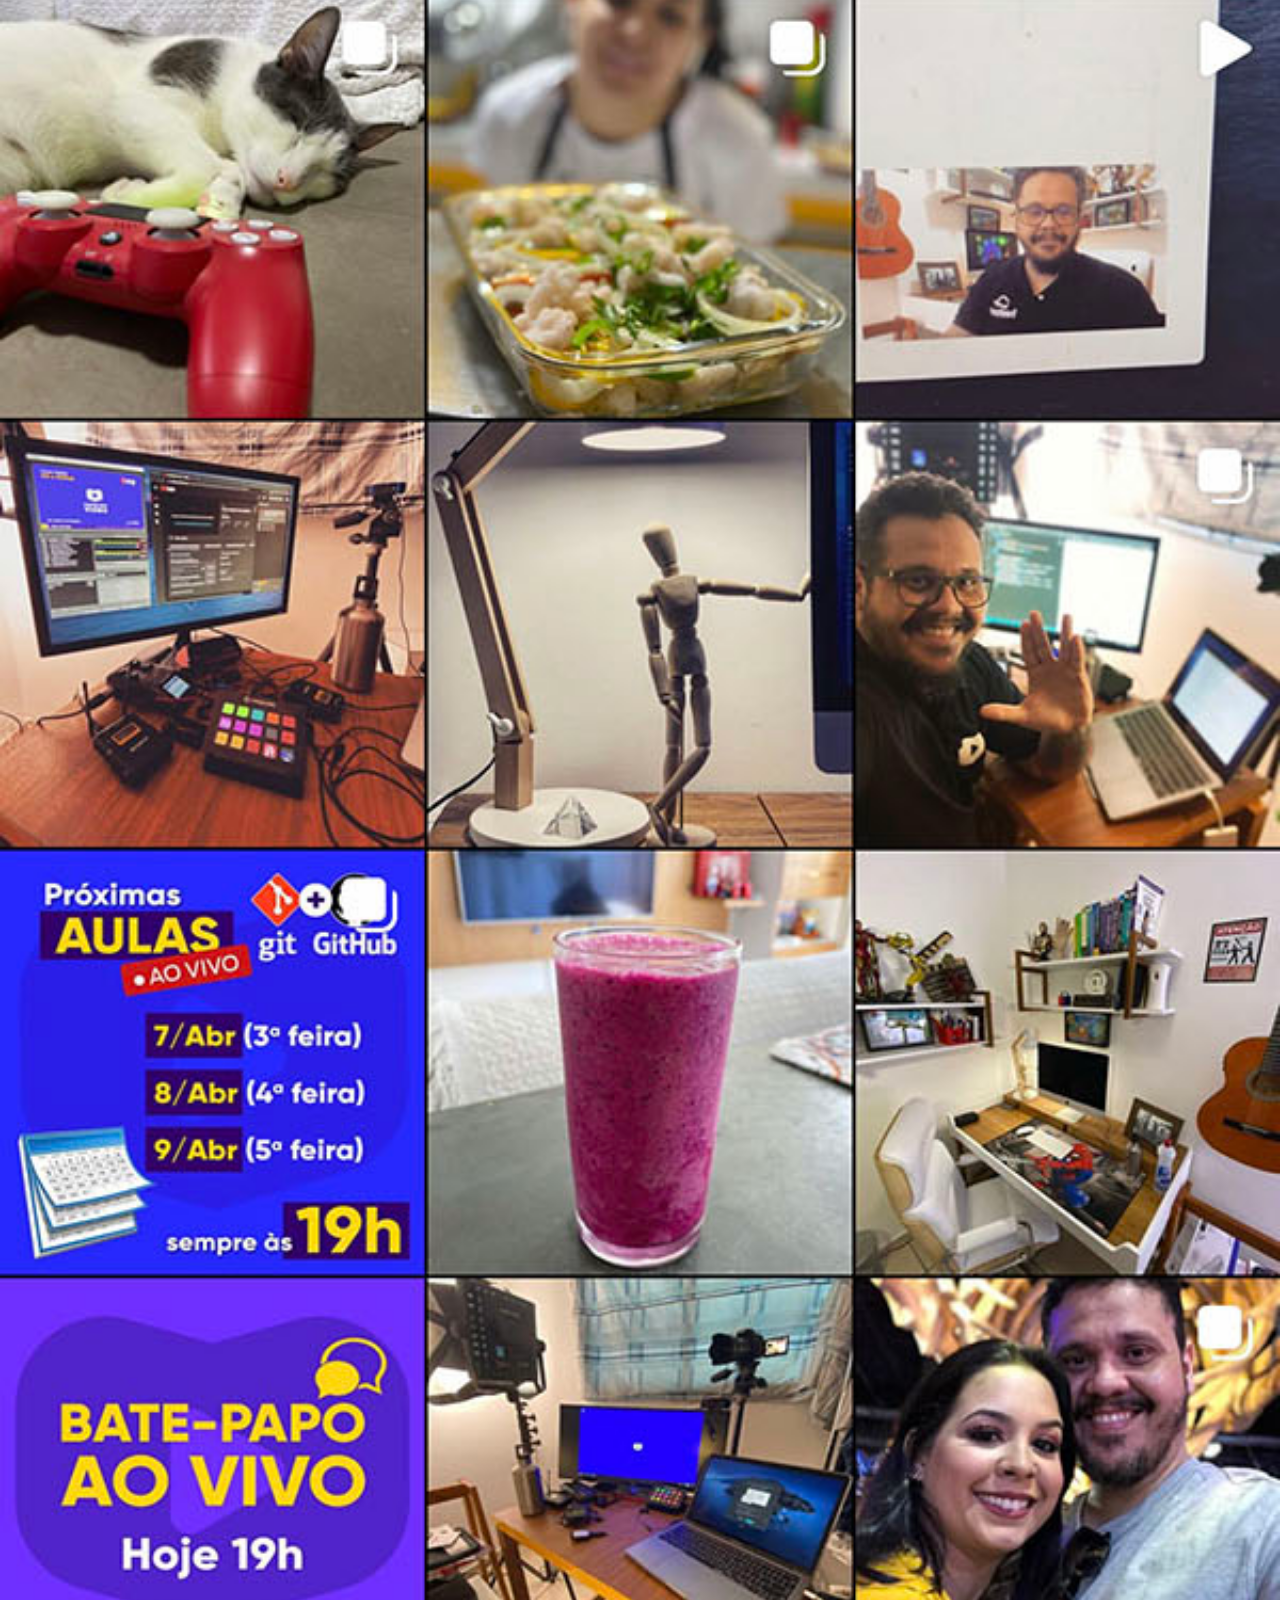
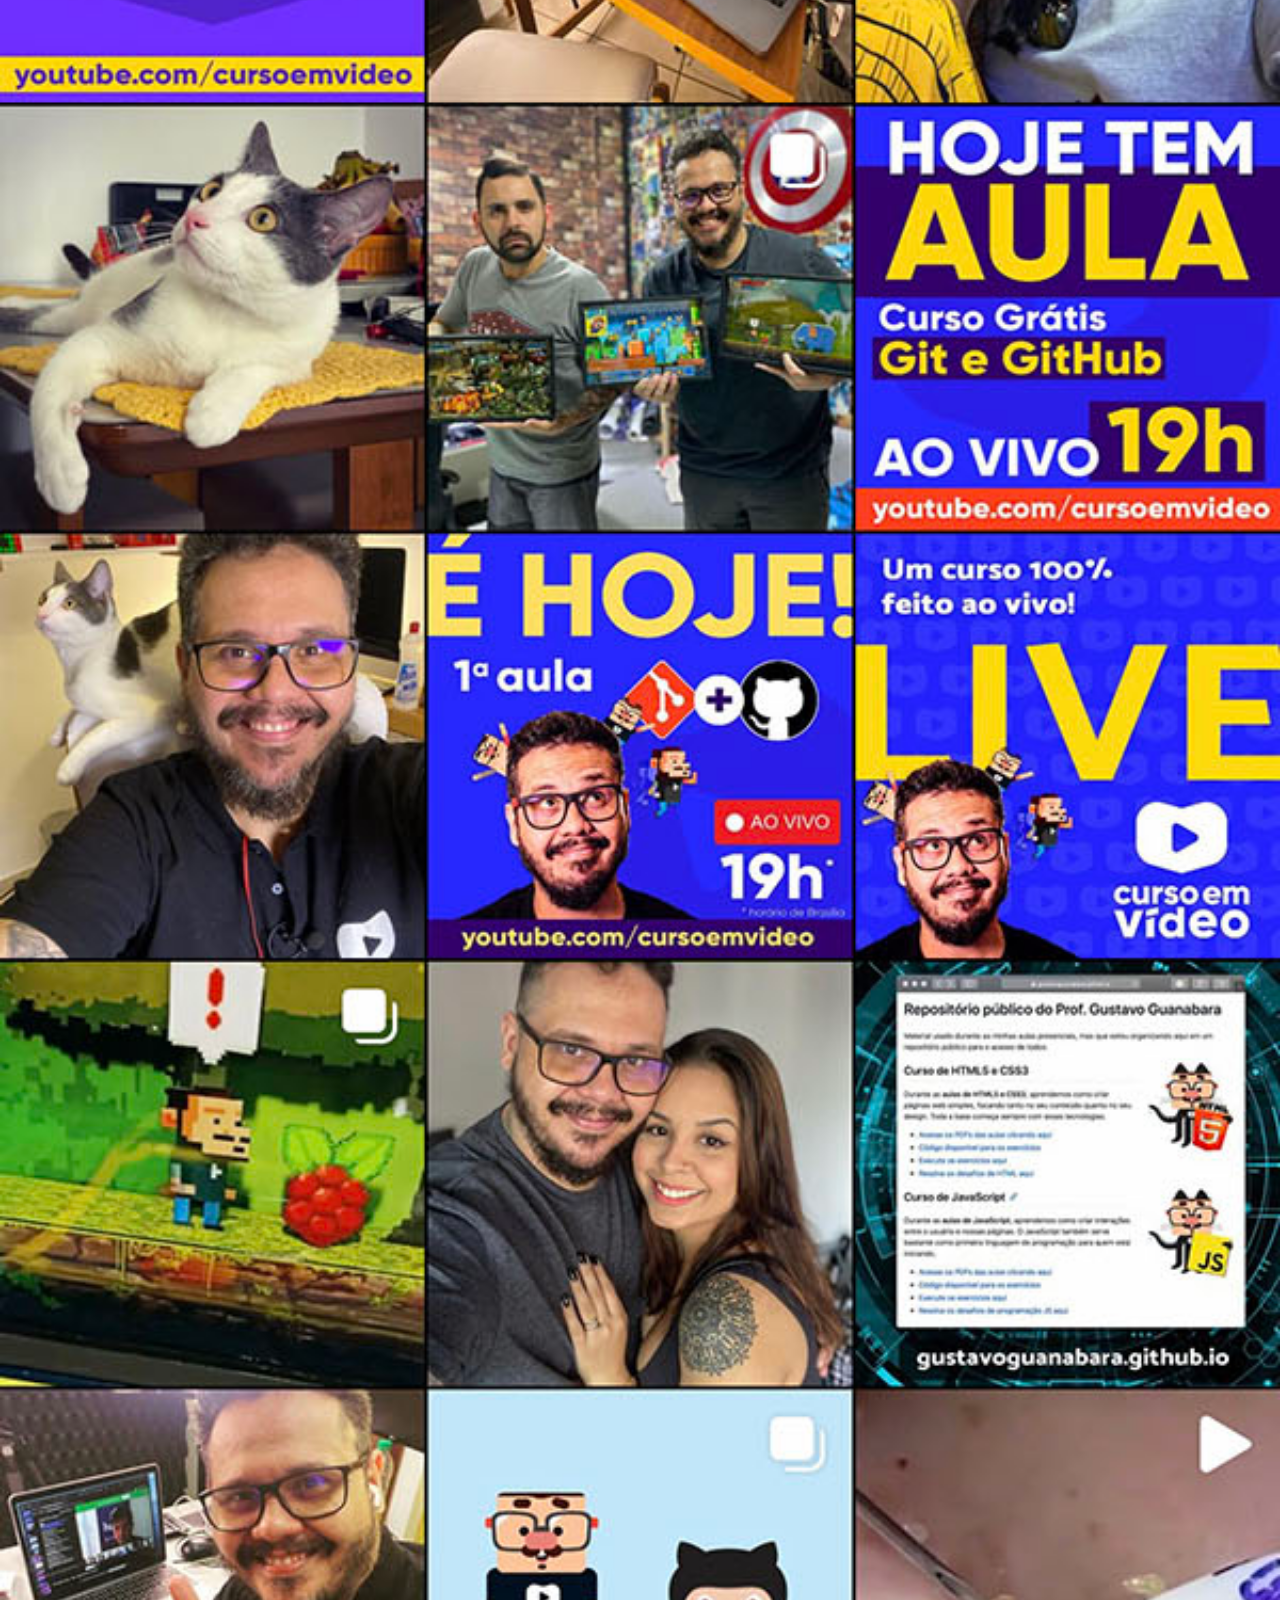
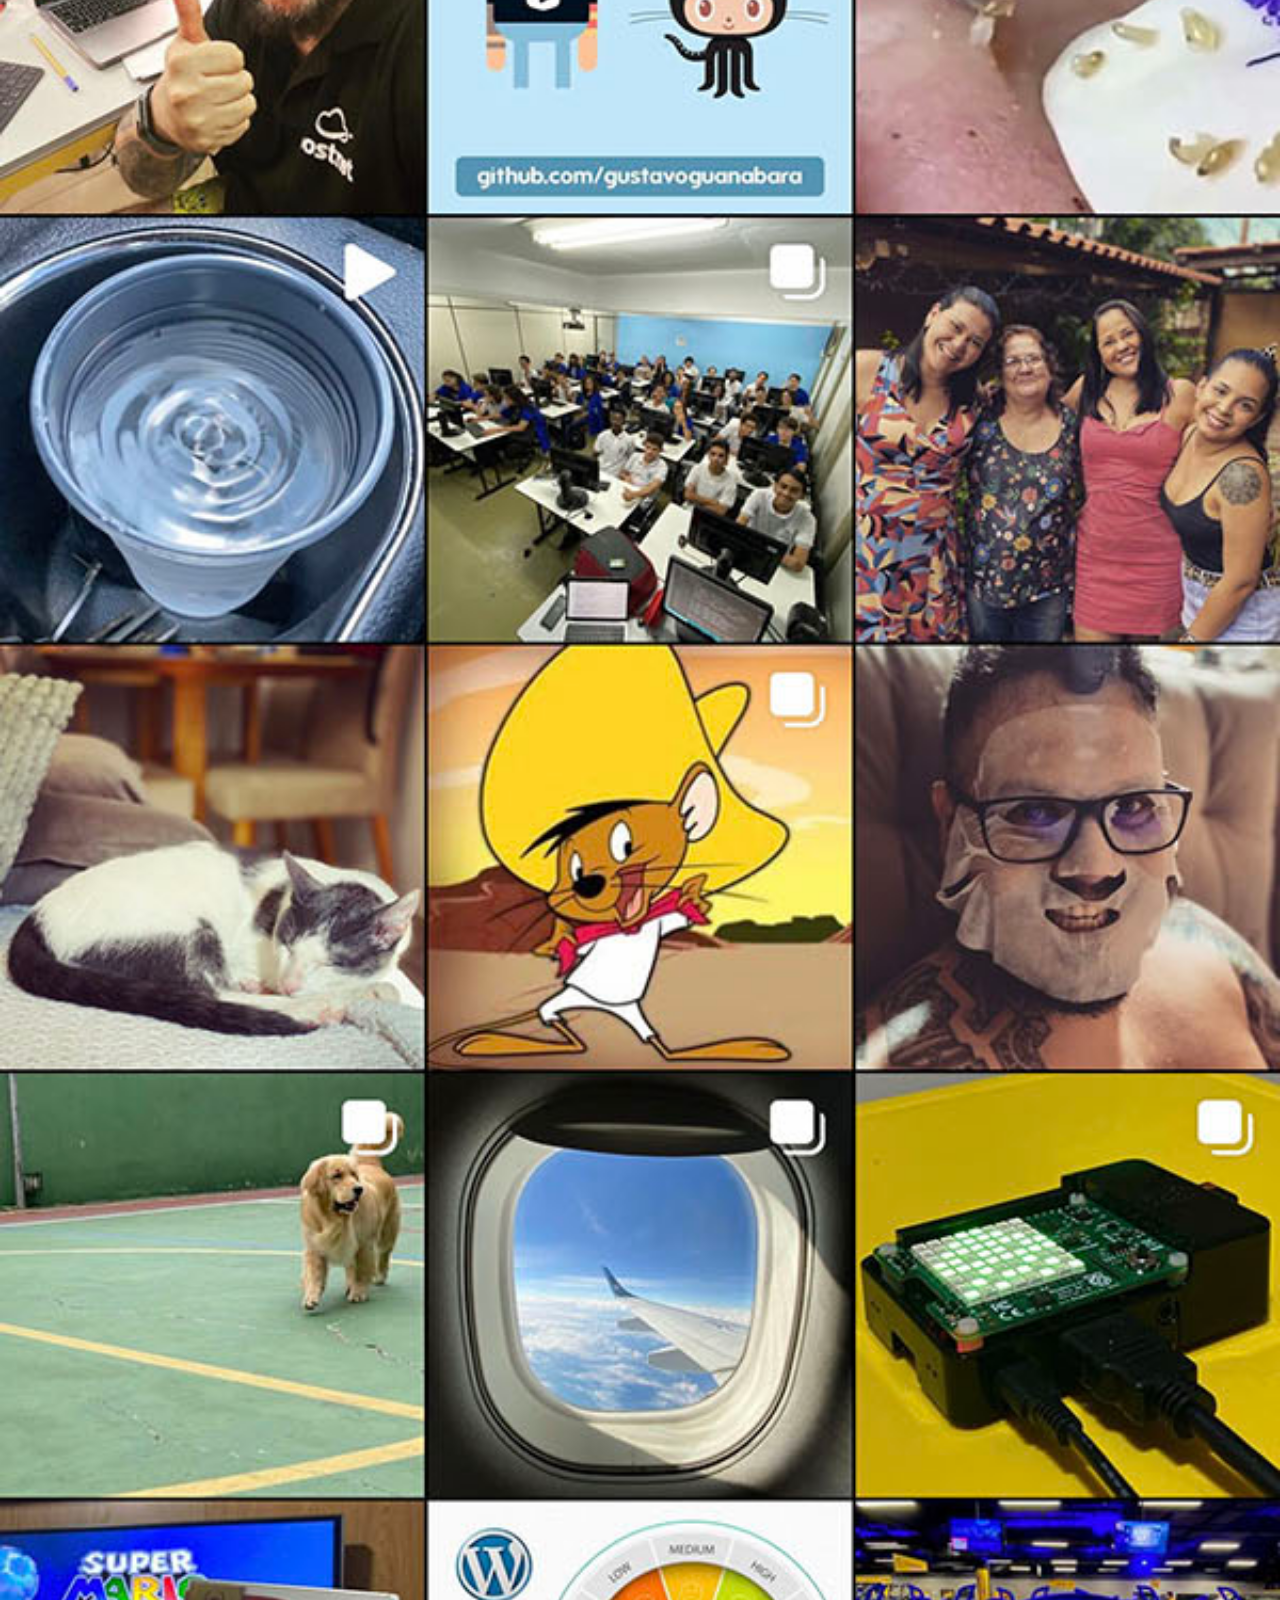
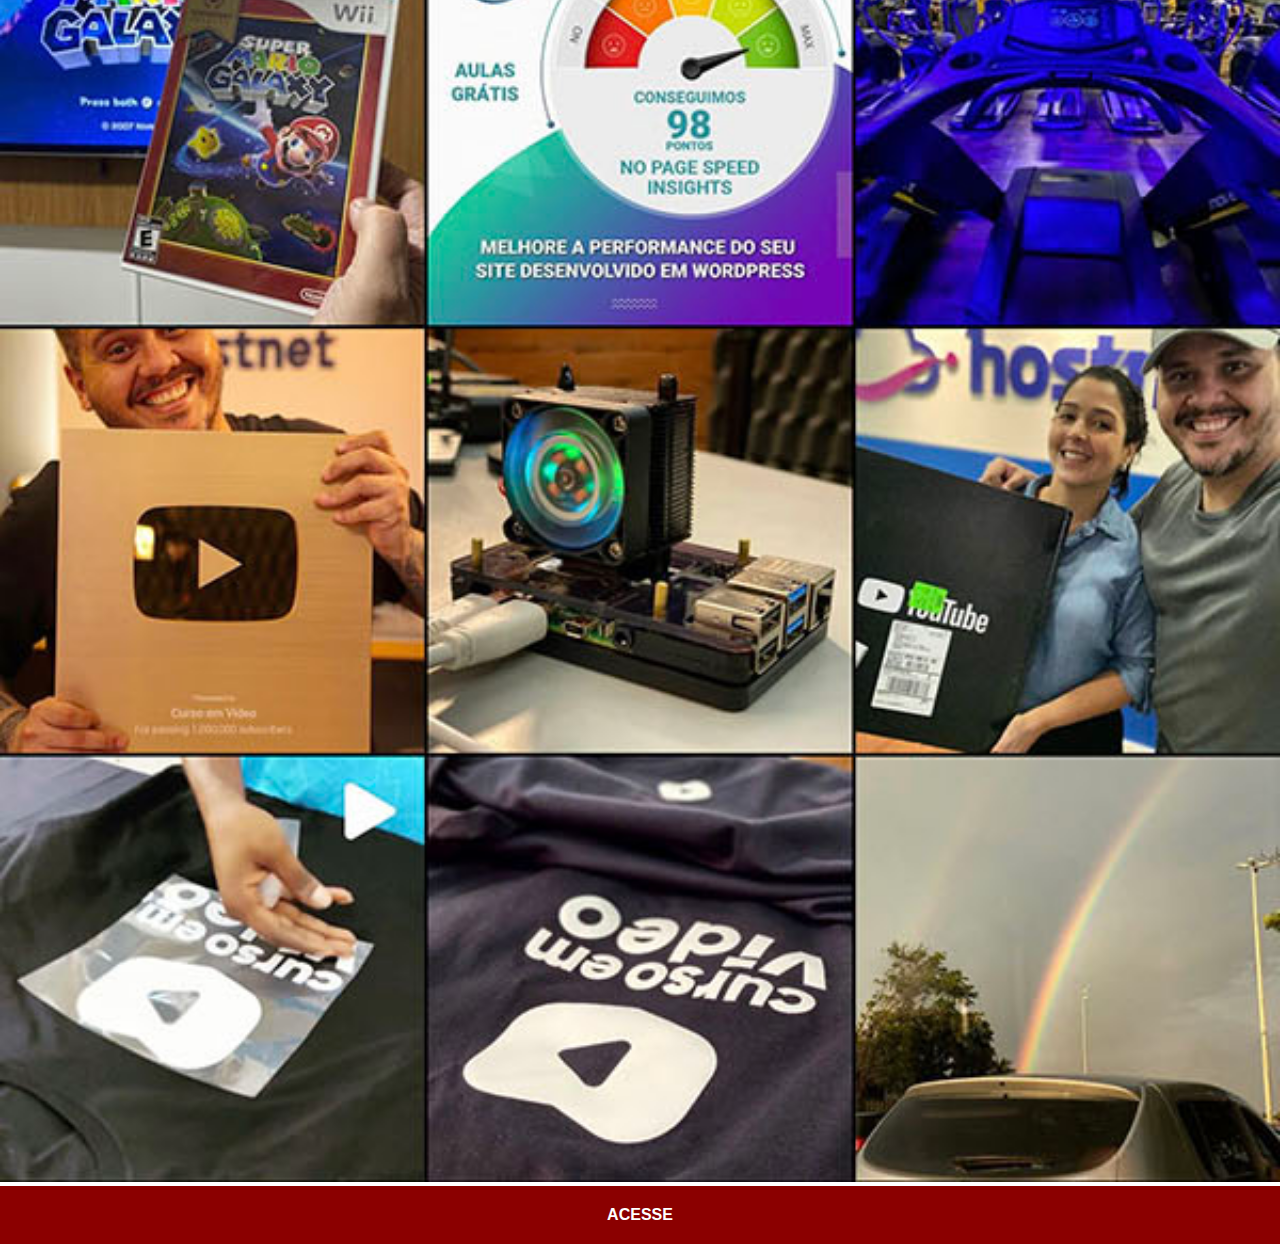
<file: instagram.html>
<!DOCTYPE html>
<html lang="pt-br">
<head>
    <meta charset="UTF-8">
    <meta http-equiv="X-UA-Compatible" content="IE=edge">
    <meta name="viewport" content="width=device-width, initial-scale=1.0">
    <title>Instagram</title>
    <link rel="stylesheet" href="estilos/social.css">
</head>
<body>
    <img src="imagens/tela-instagram.jpg" alt="Instagram">
    <a href="https://www.instagram.com/gustavoguanabara/" target="_blank">ACESSE</a>
</body>
</html>
</file>
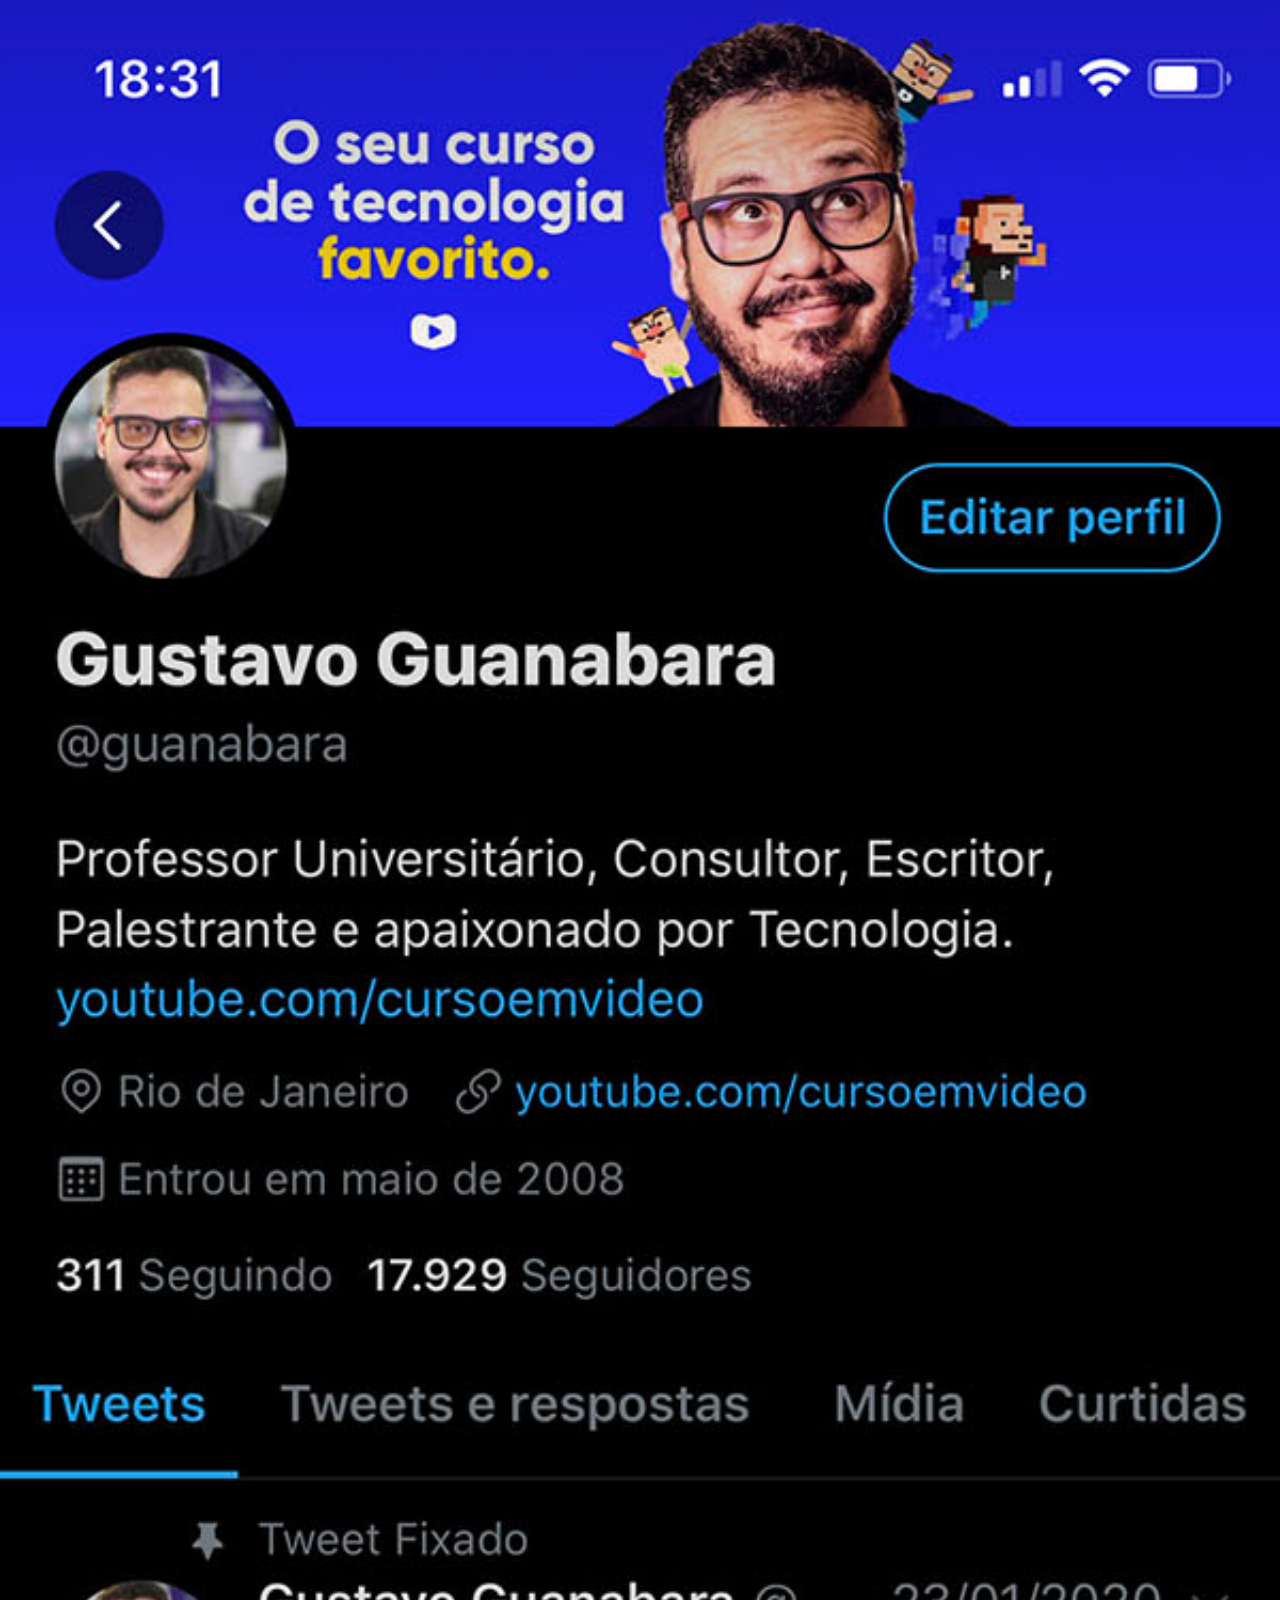
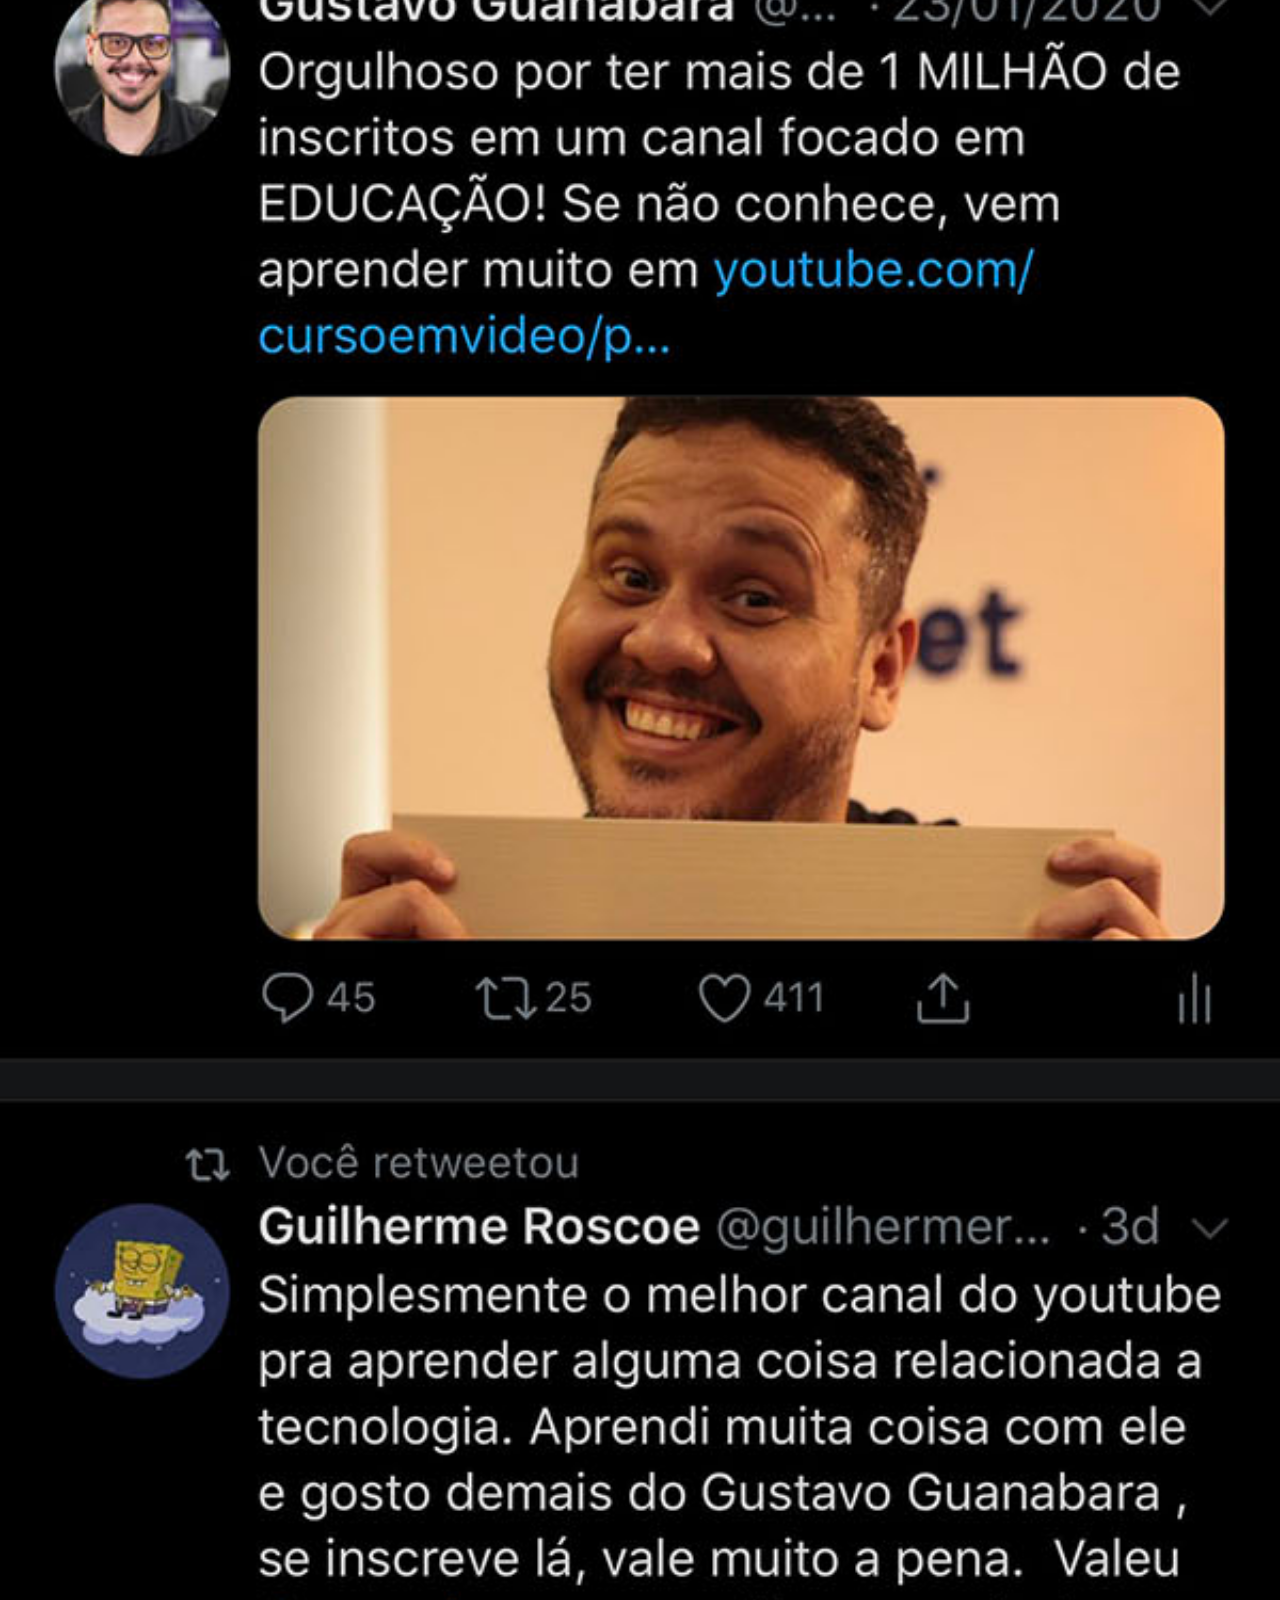
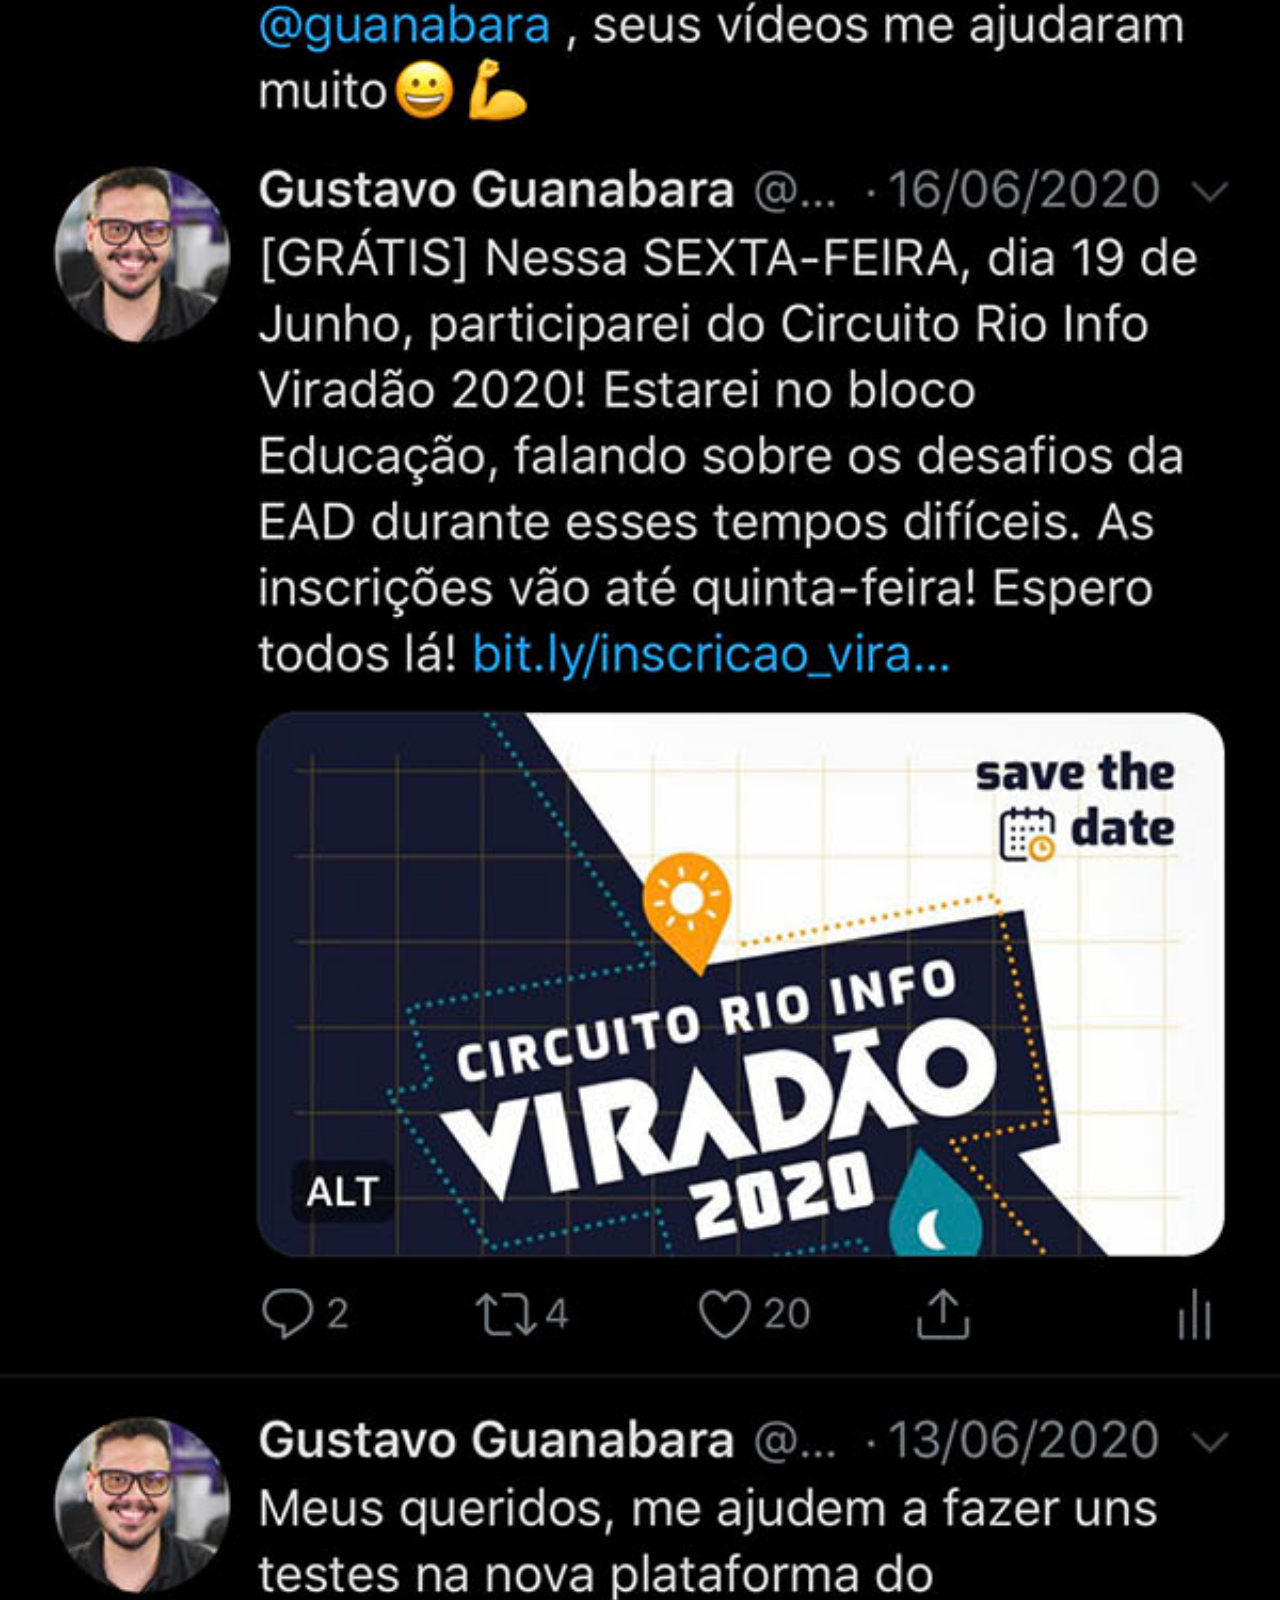
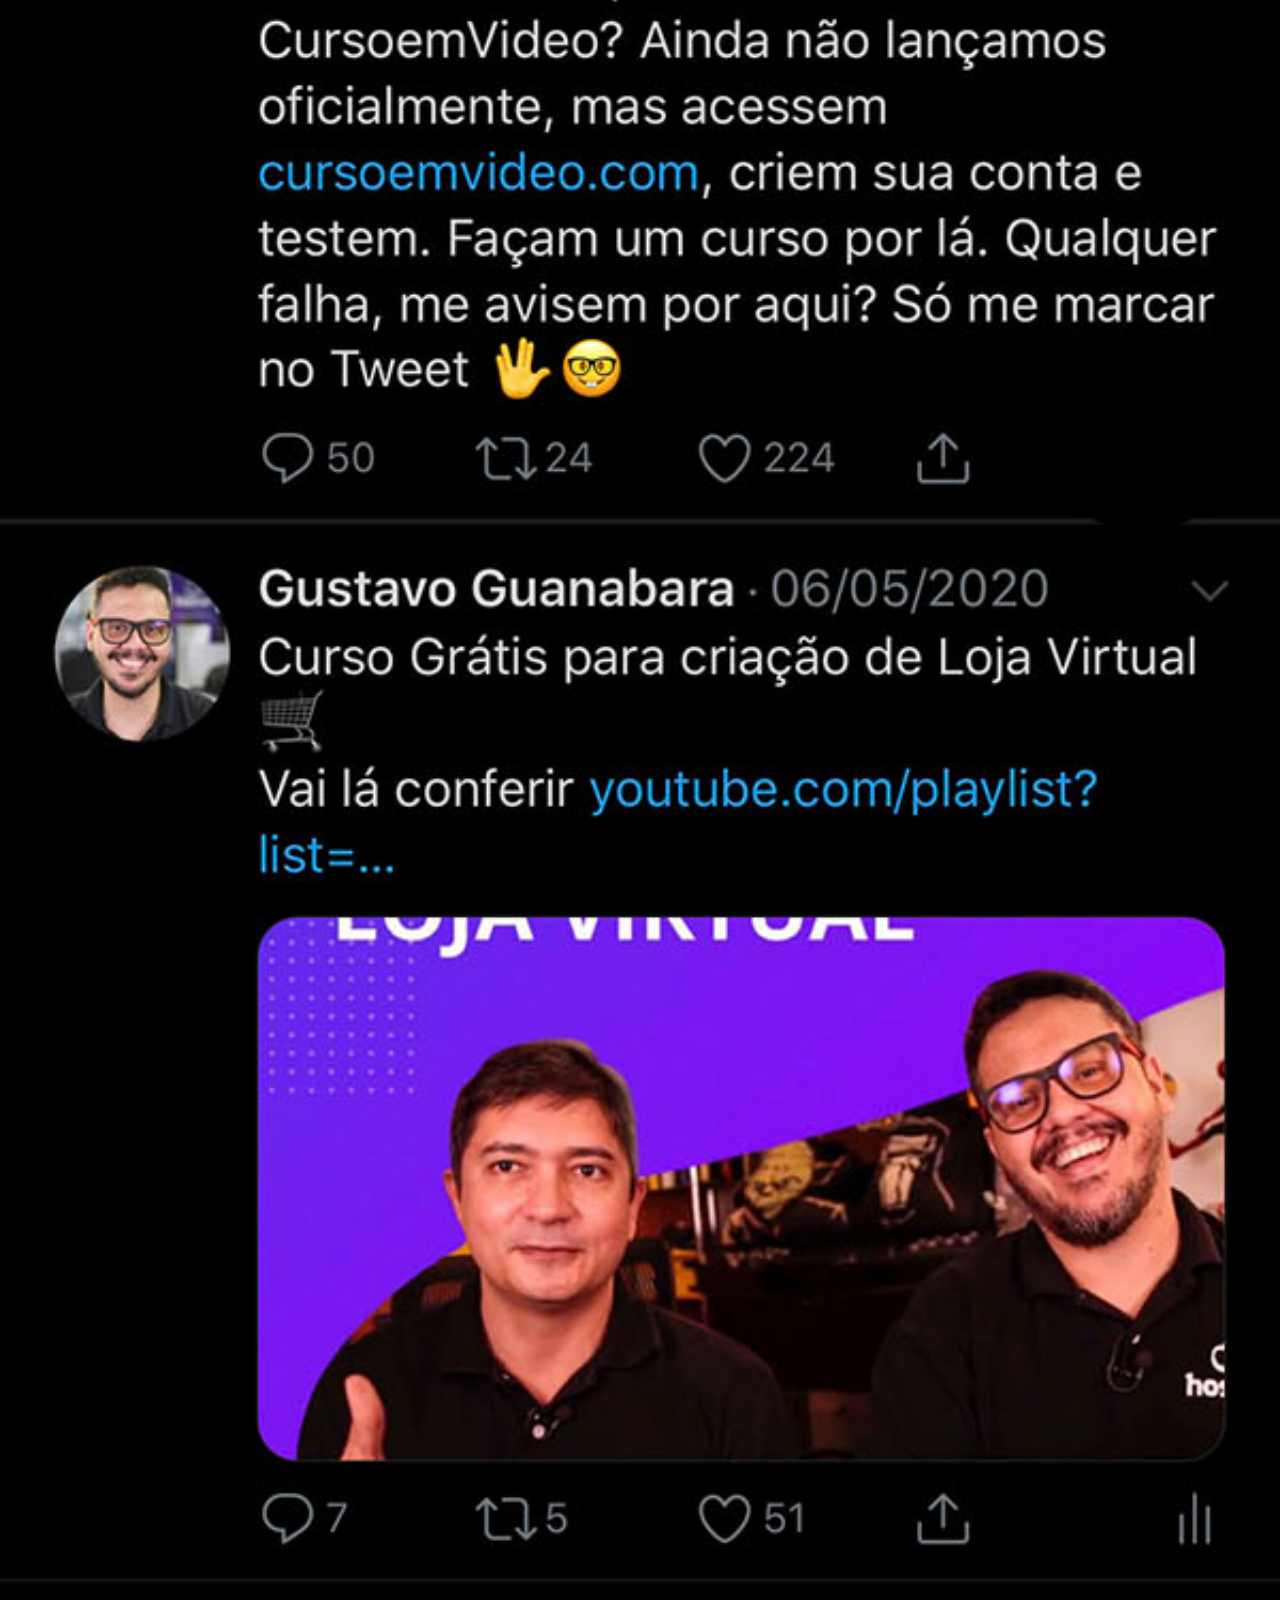
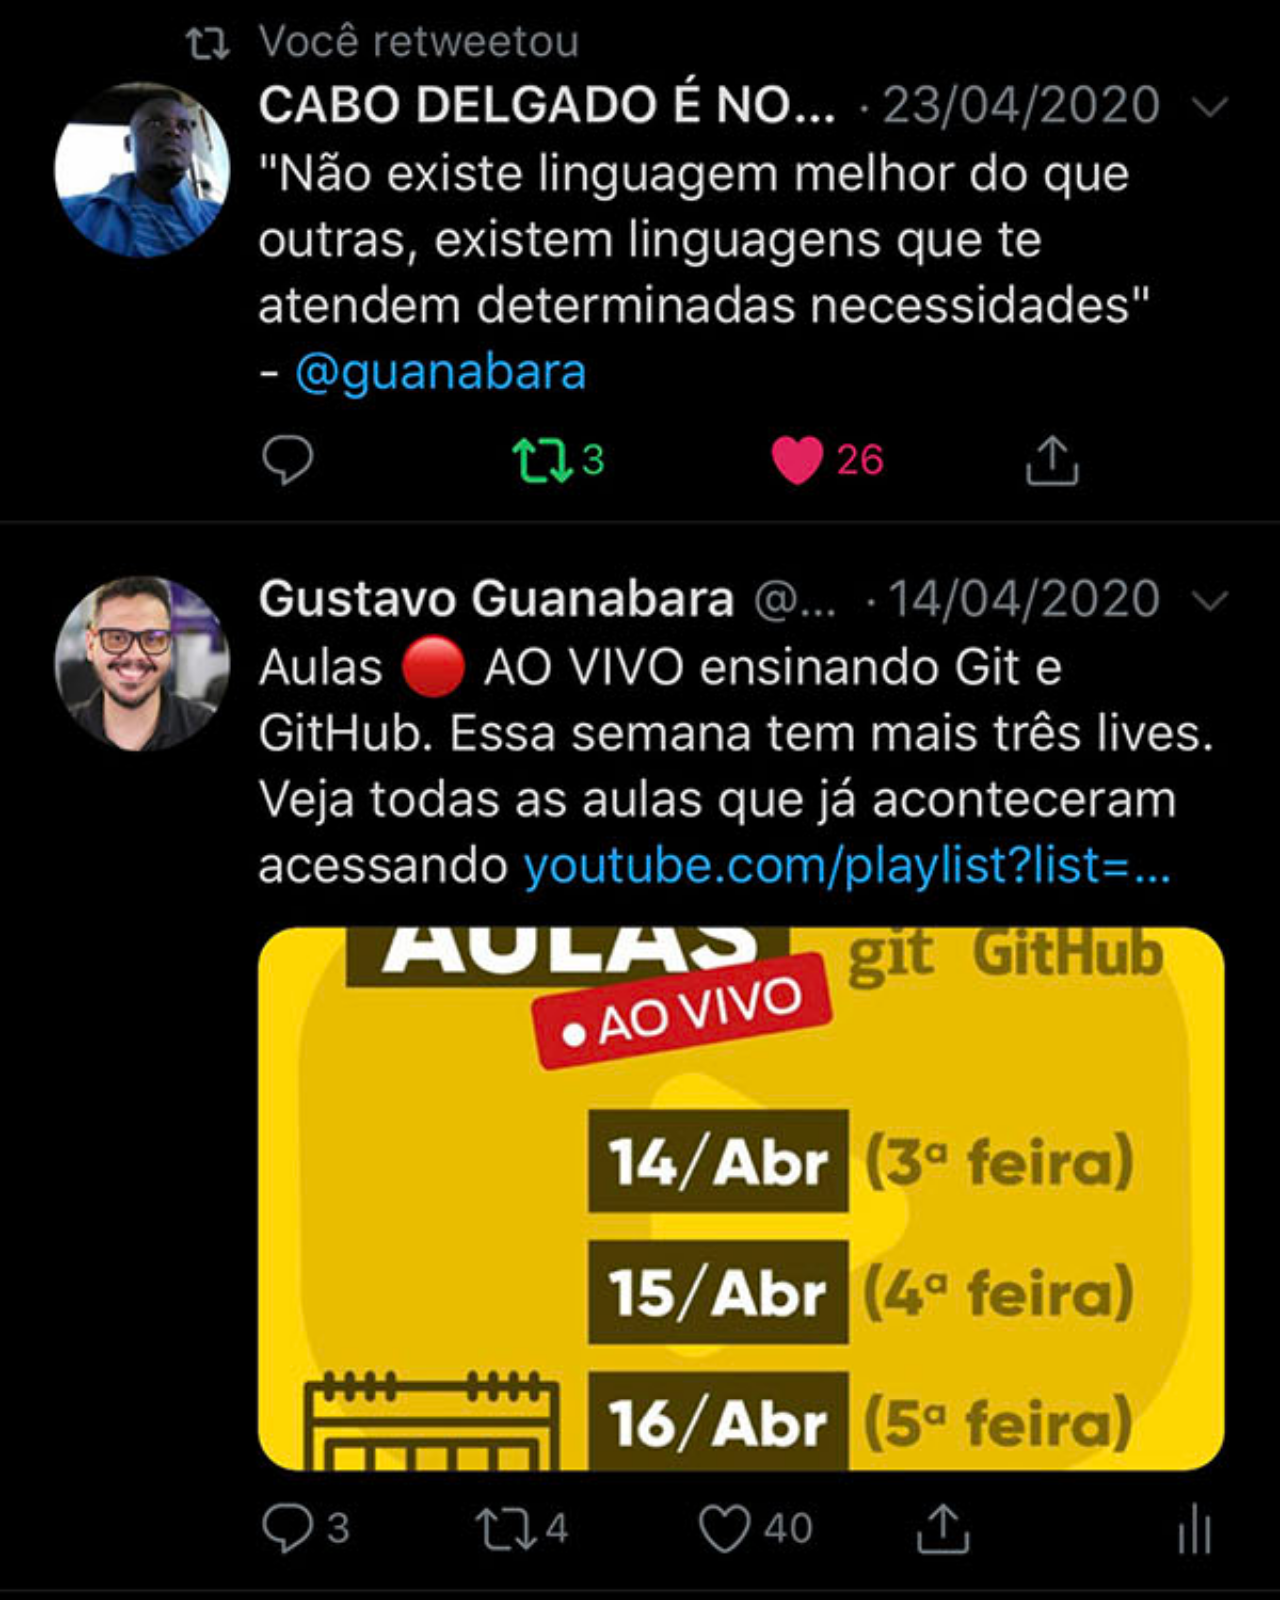
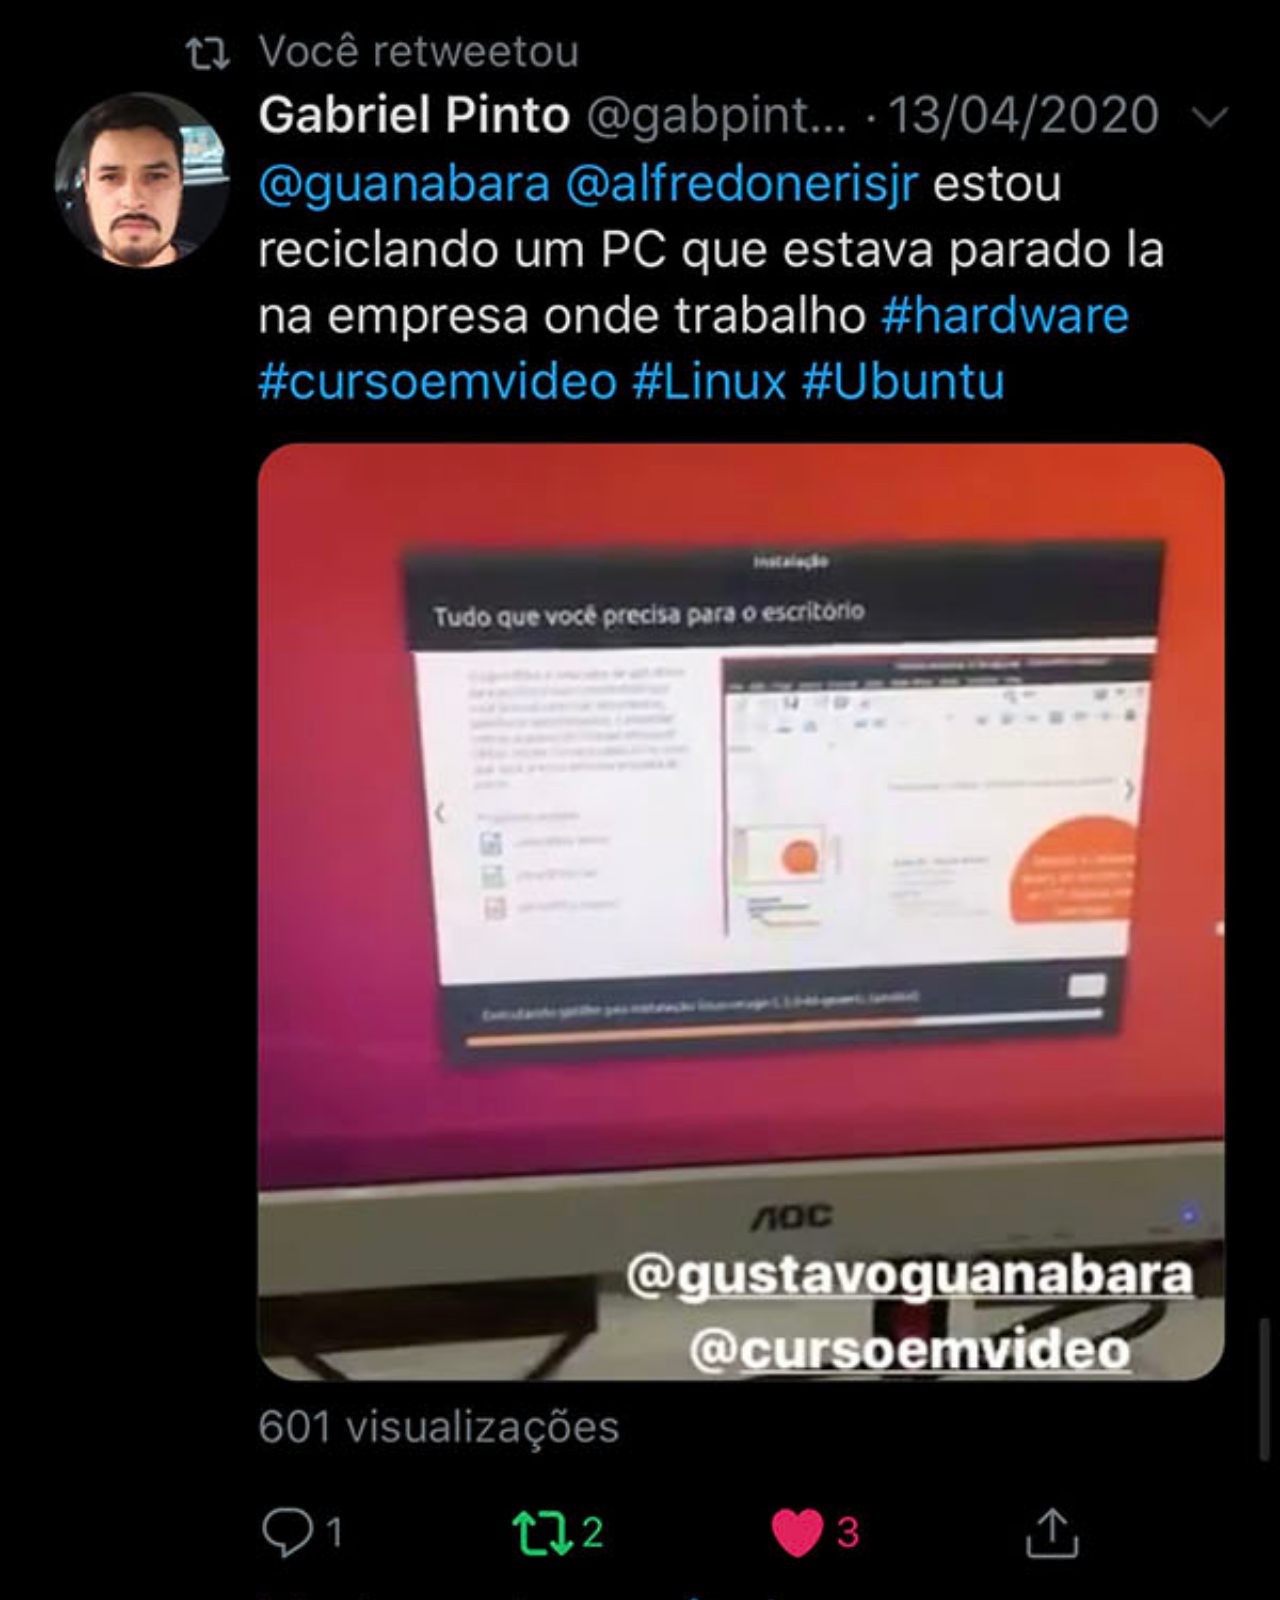
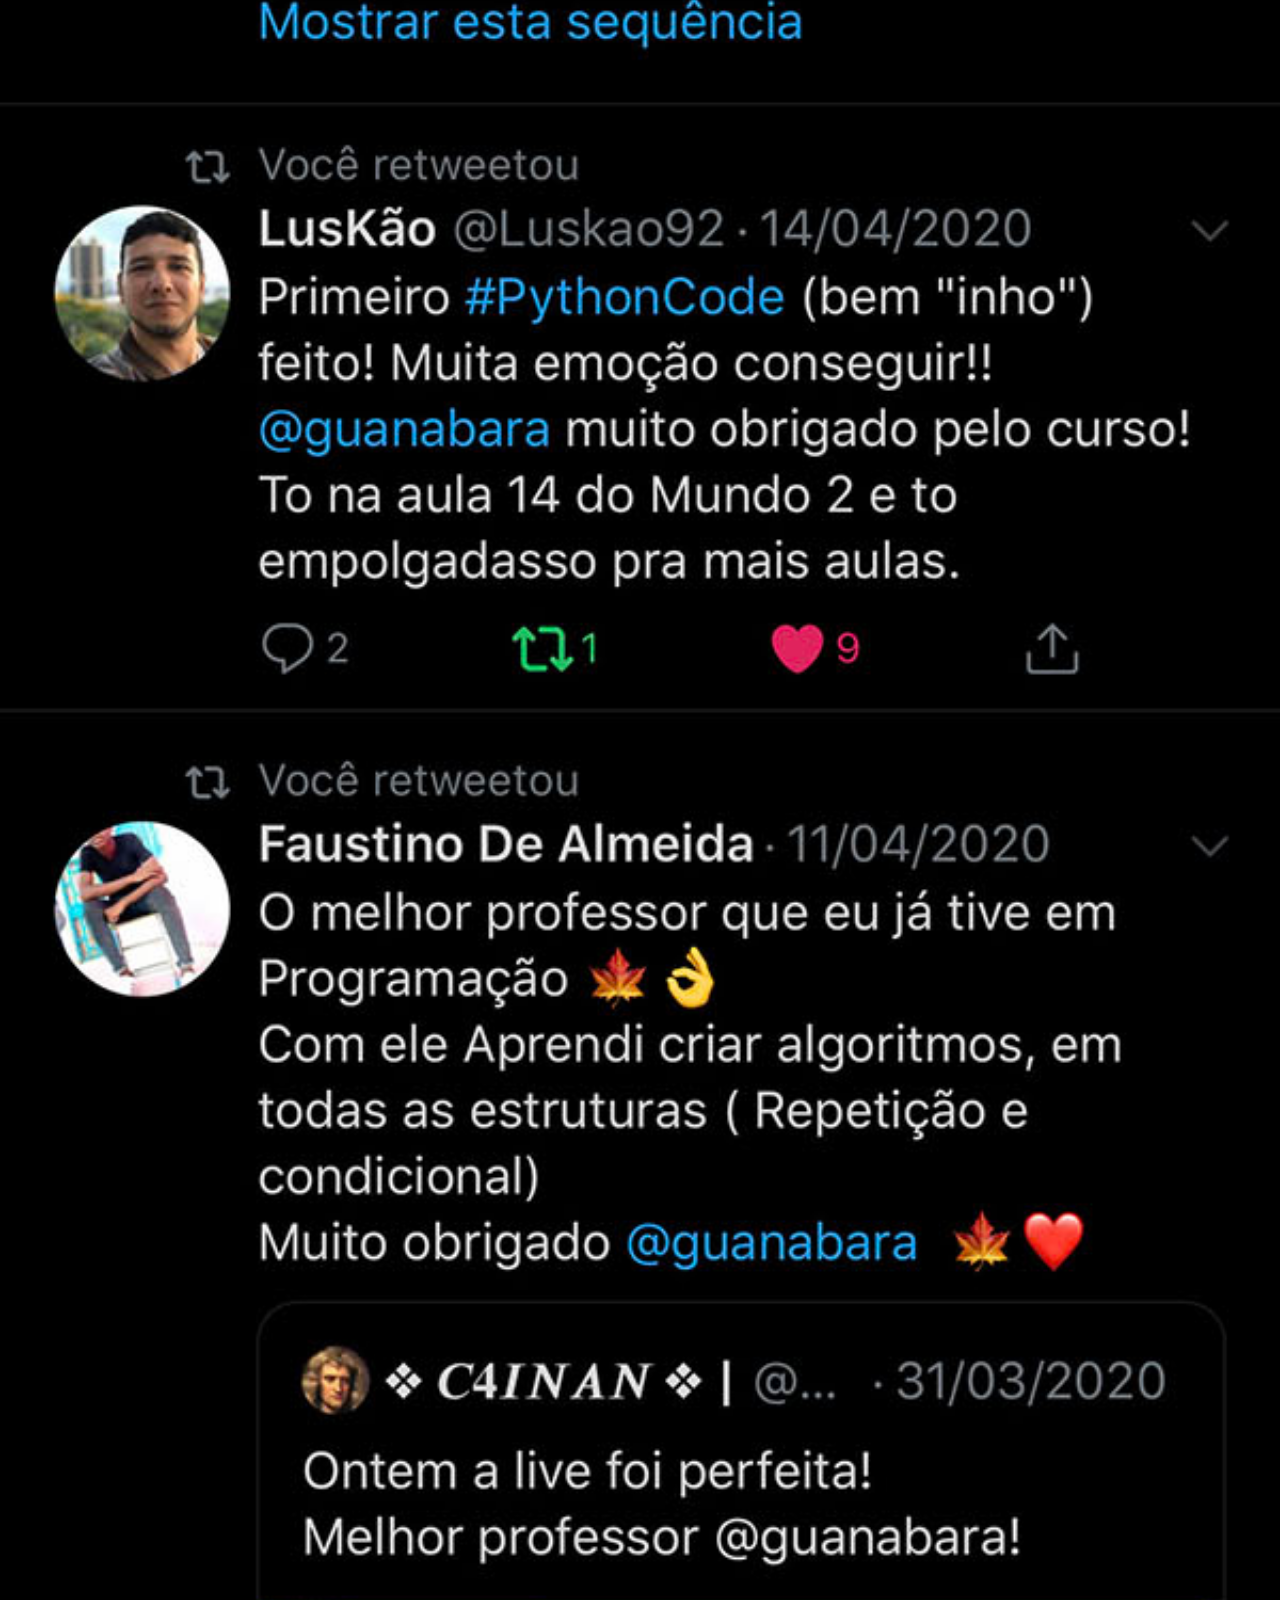
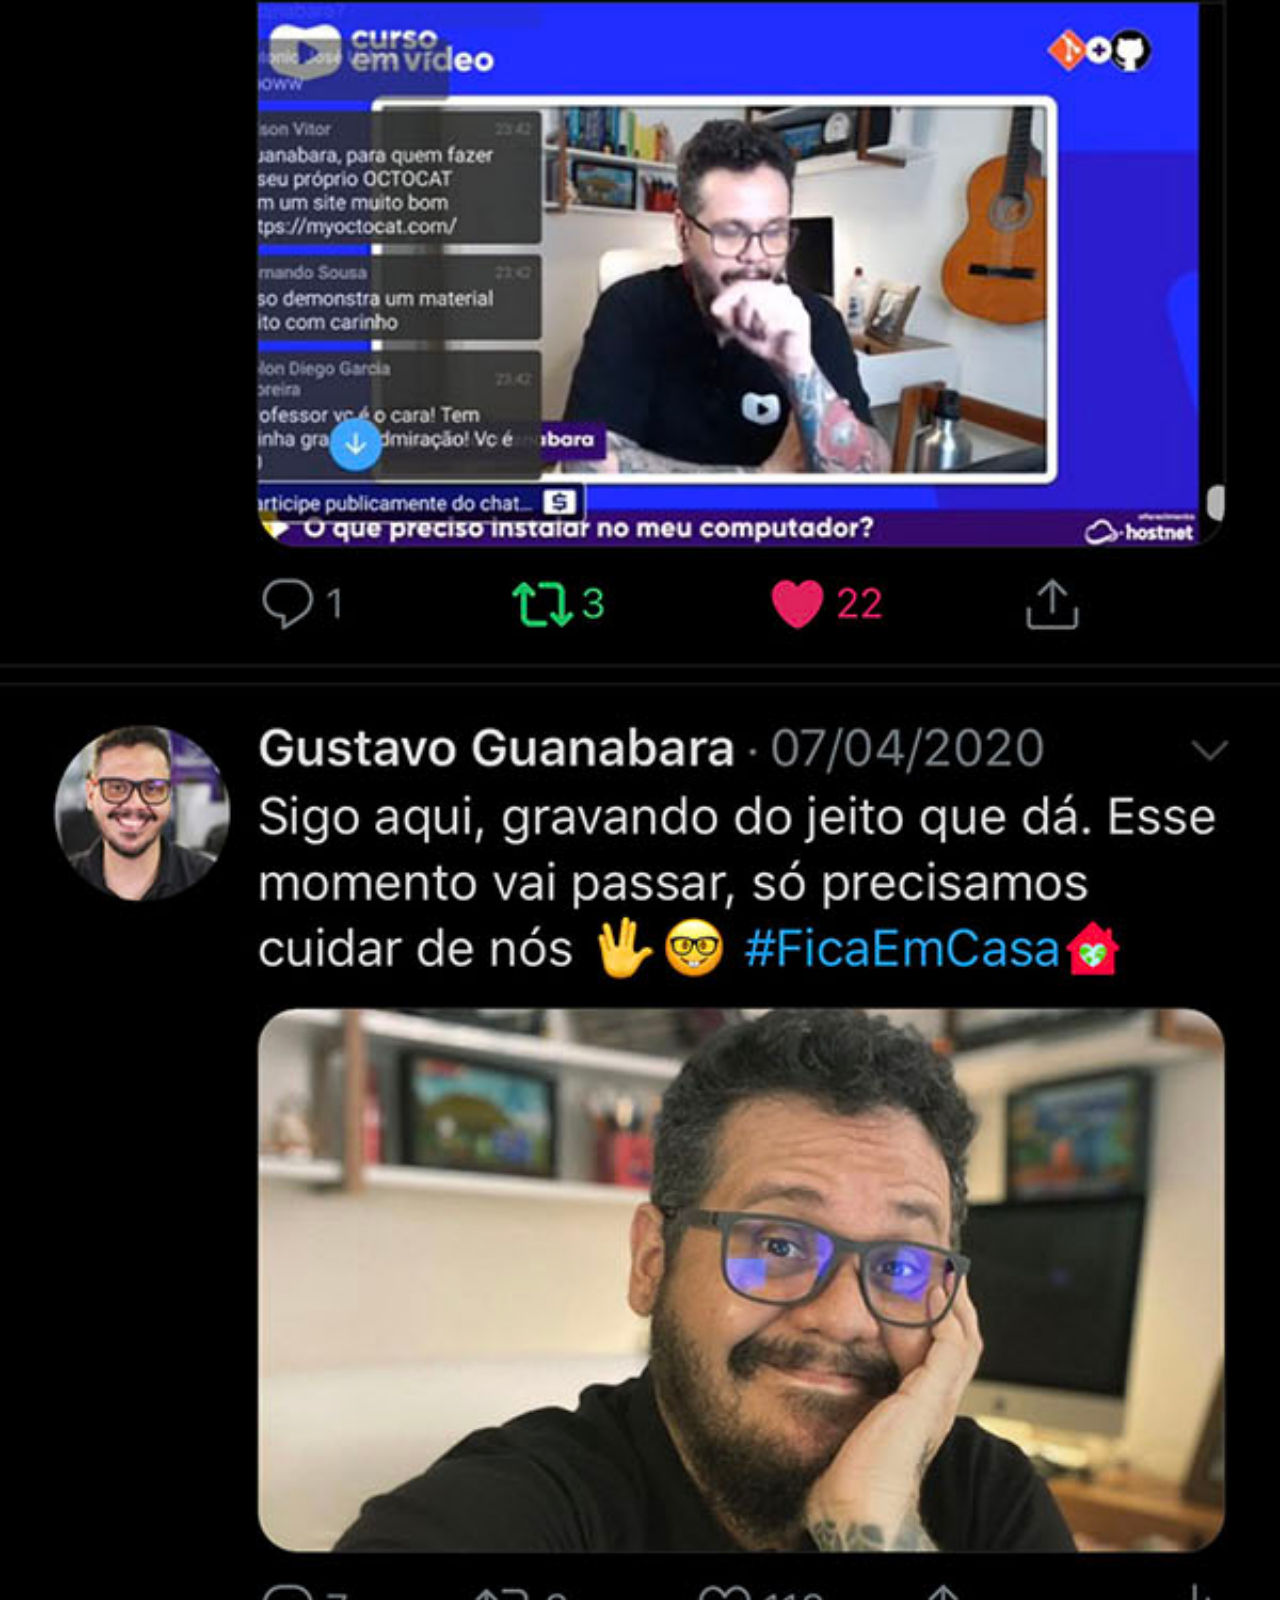
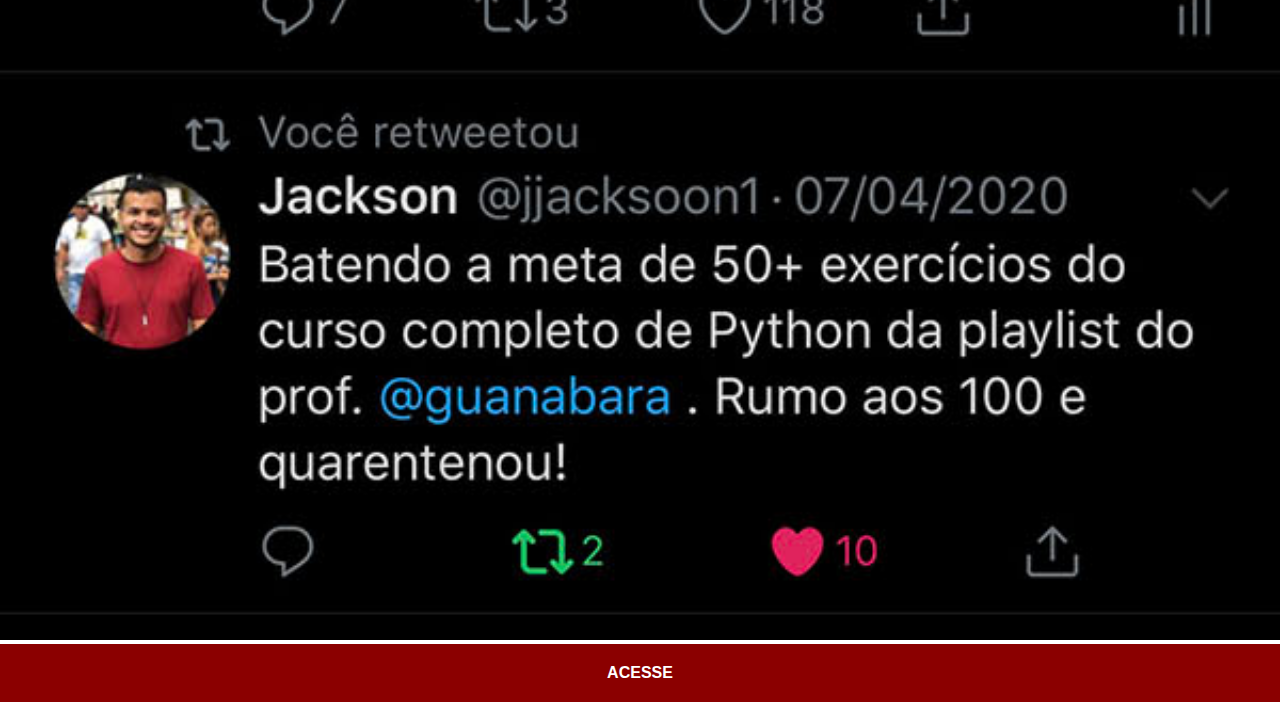
<file: twitter.html>
<!DOCTYPE html>
<html lang="pt-br">
<head>
    <meta charset="UTF-8">
    <meta http-equiv="X-UA-Compatible" content="IE=edge">
    <meta name="viewport" content="width=device-width, initial-scale=1.0">
    <title>Twitter</title>
    <link rel="stylesheet" href="estilos/social.css">
</head>
<body>
    <img src="imagens/tela-twitter.jpg" alt="Twitter">
    <a href="https://twitter.com/guanabara" target="_blank">ACESSE</a>
</body>
</html>
</file>
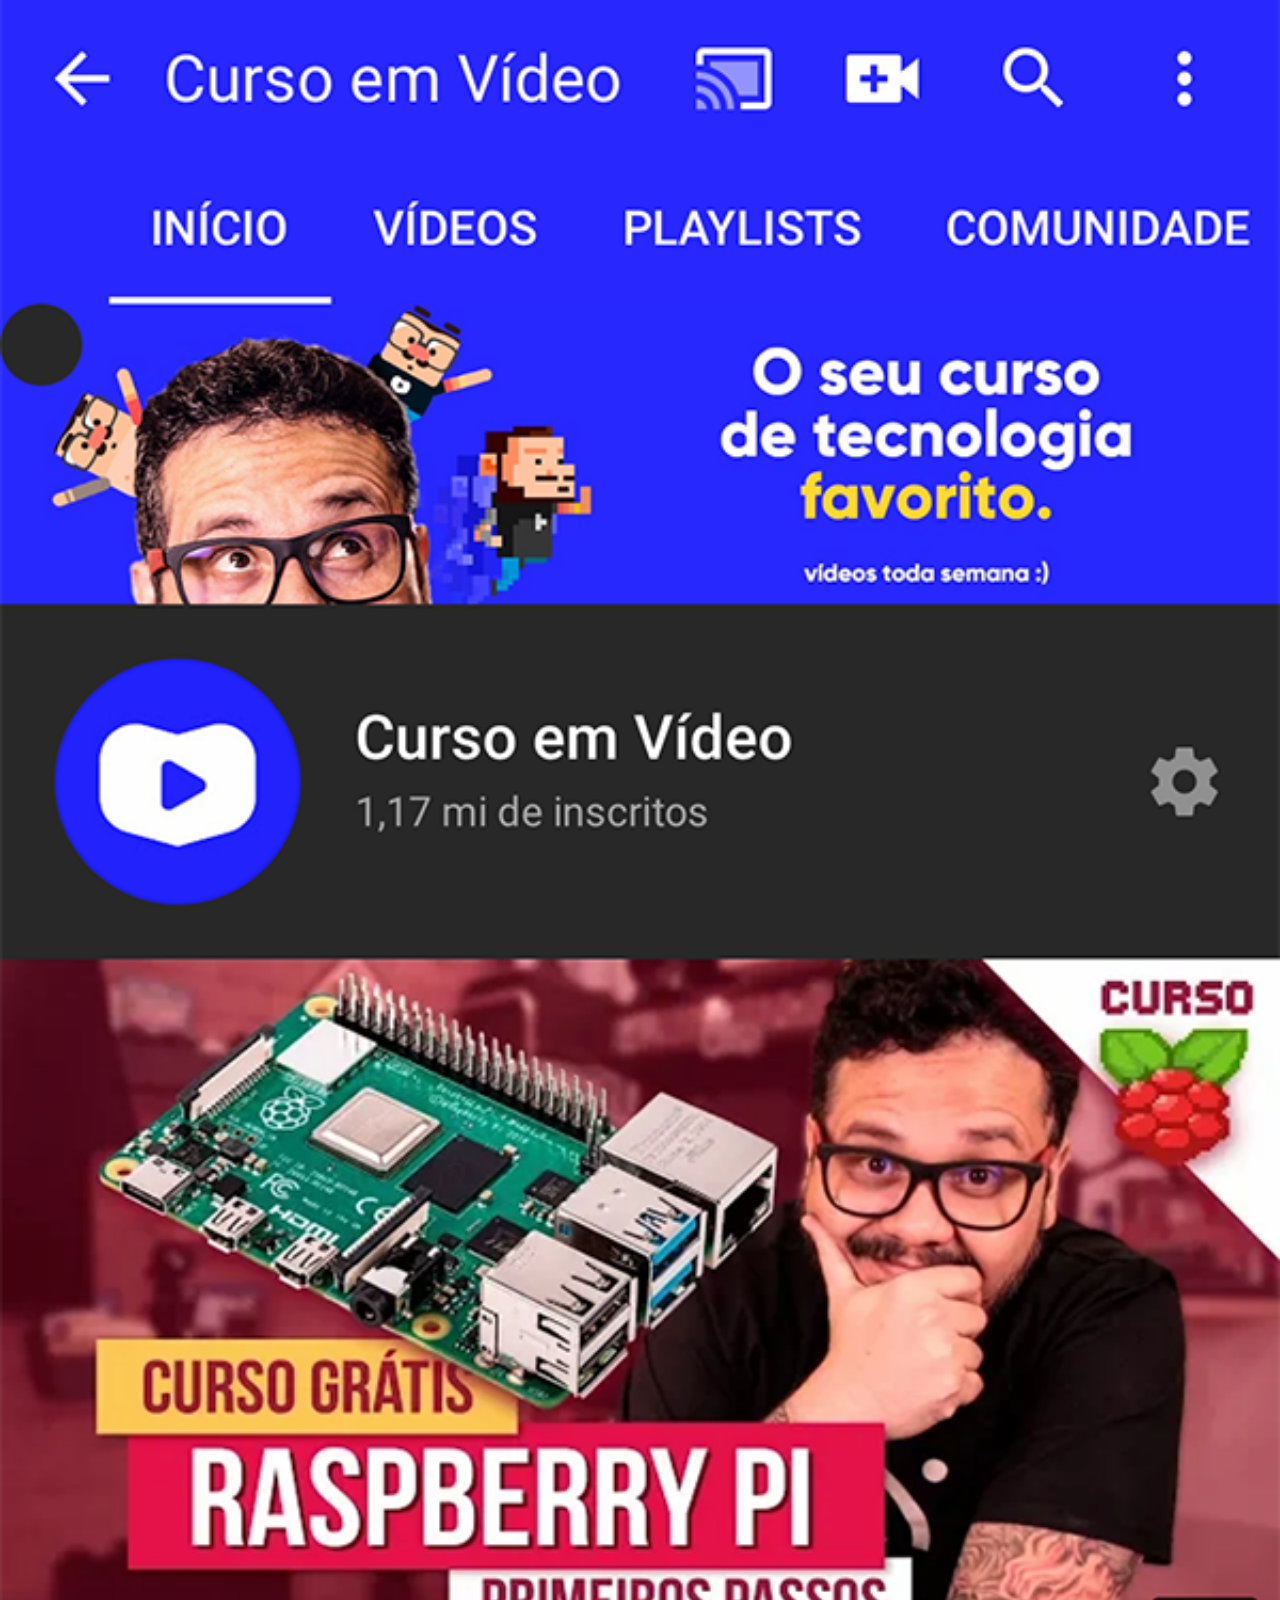
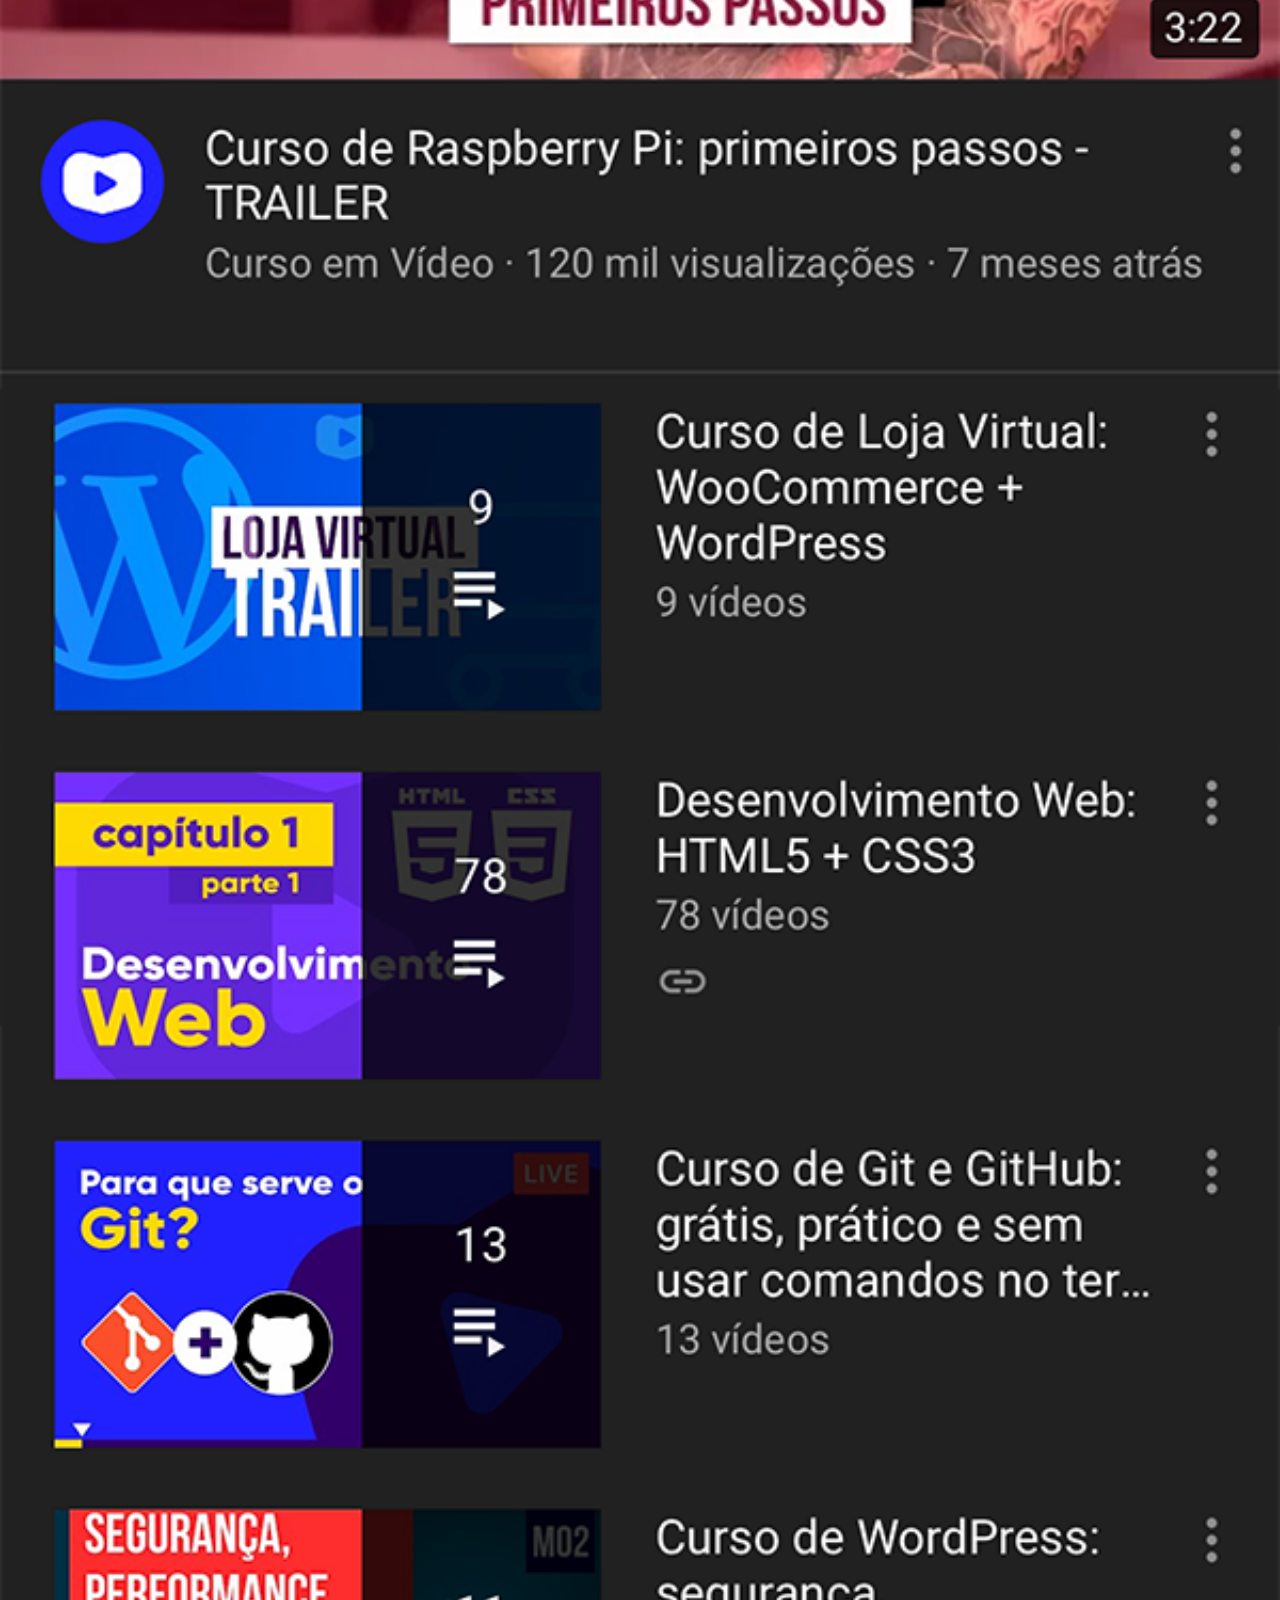
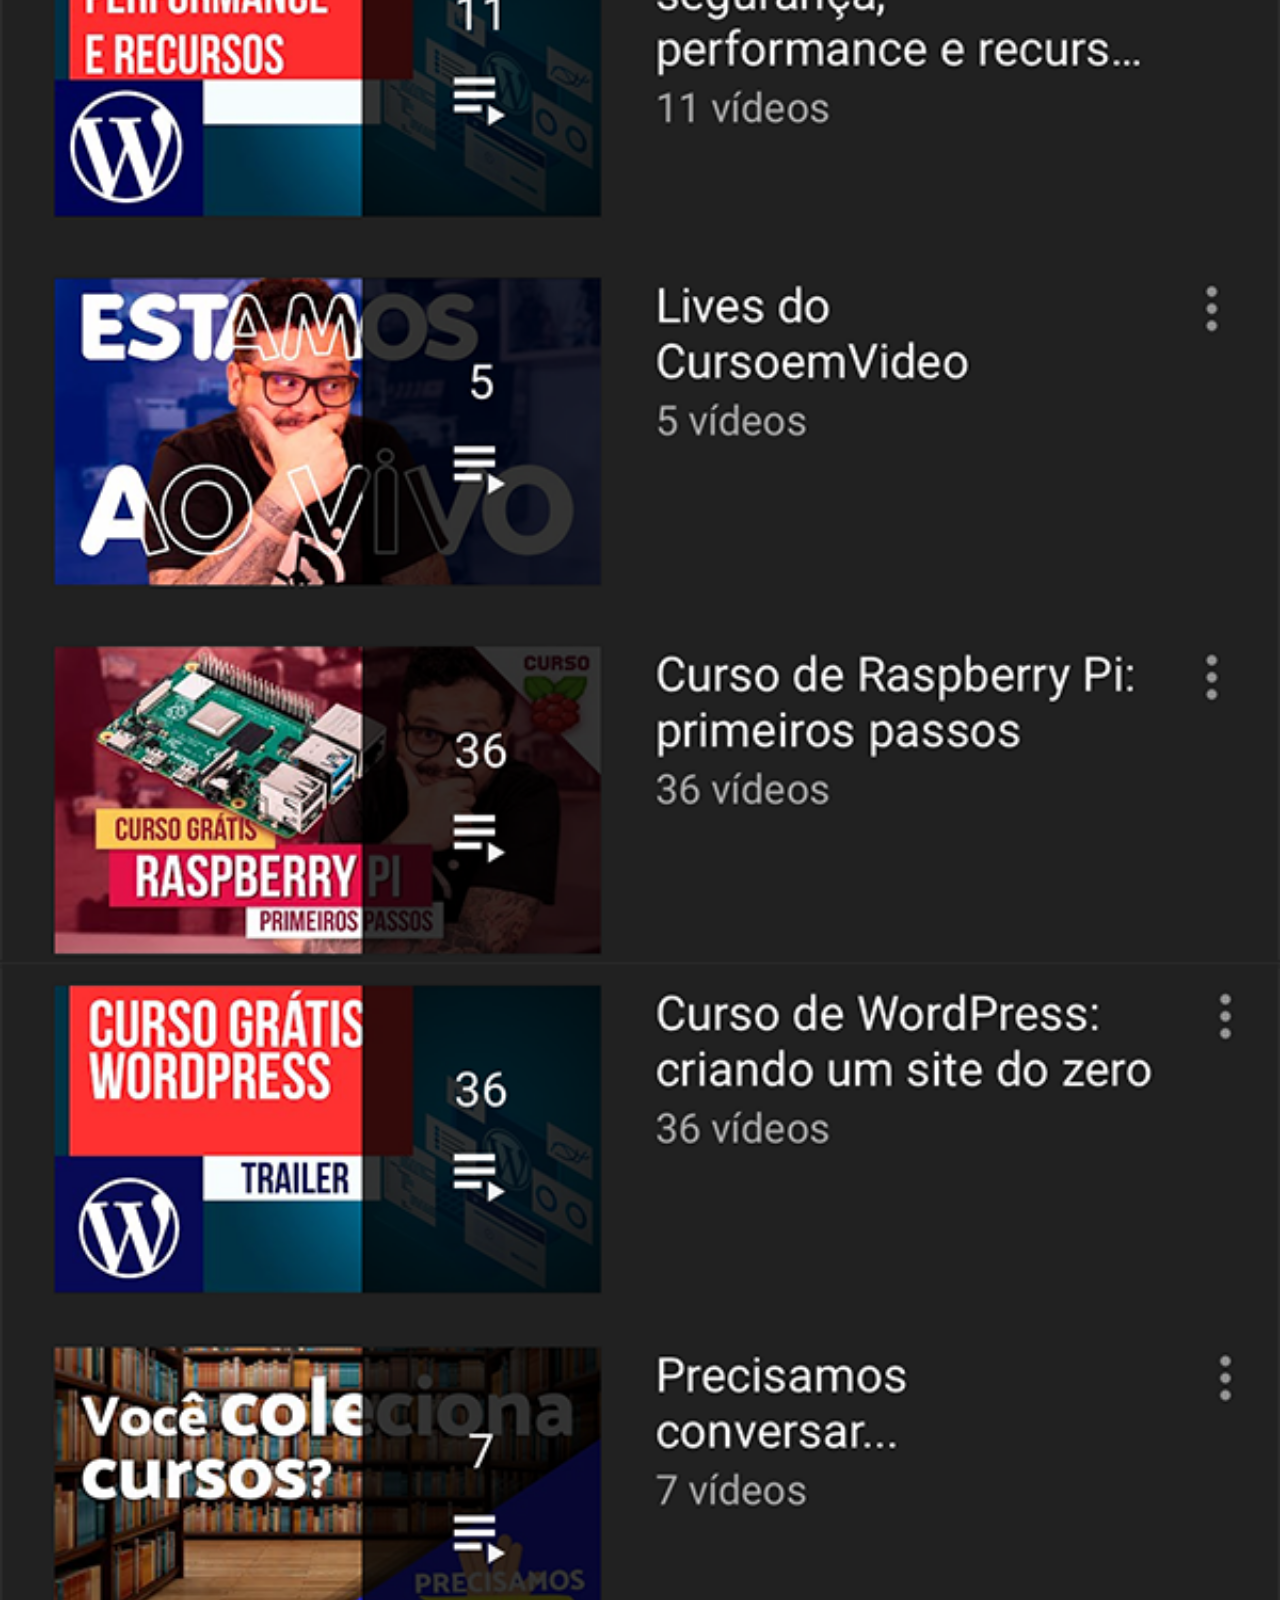
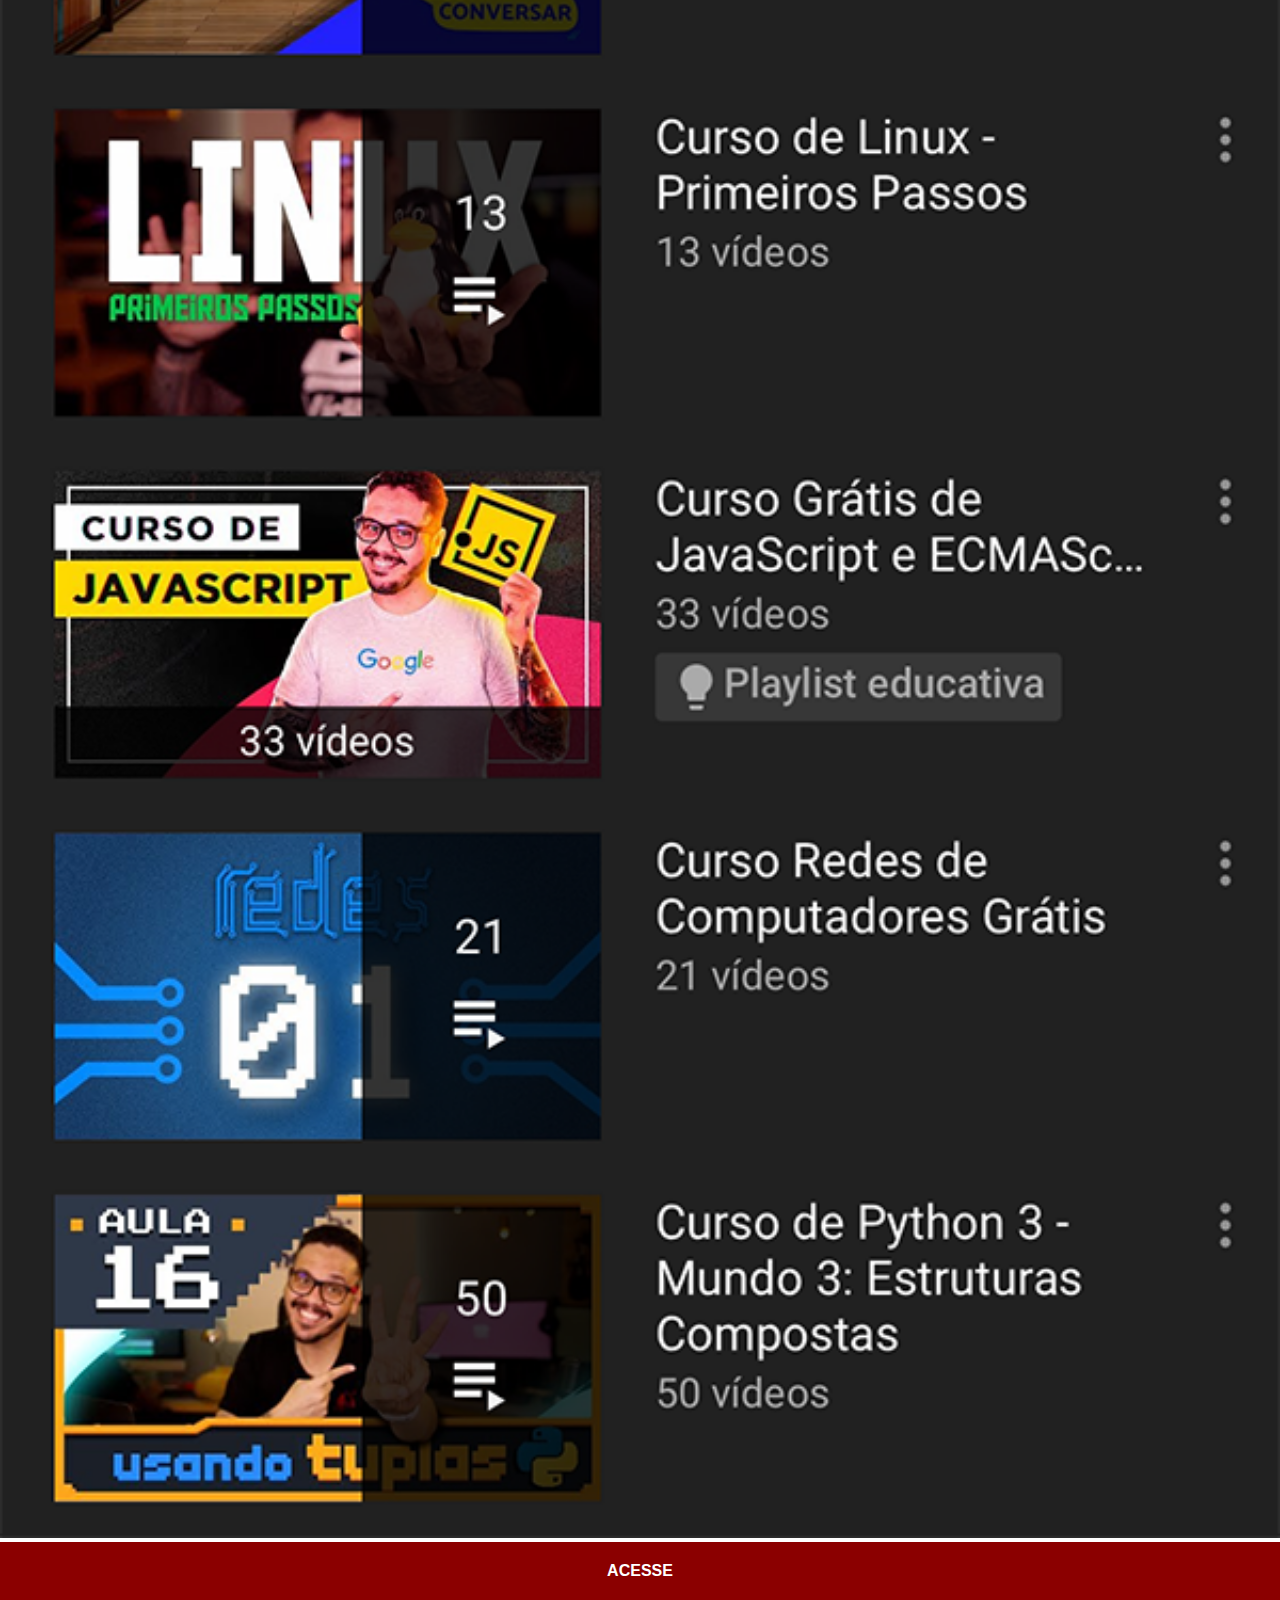
<file: youtube.html>
<!DOCTYPE html>
<html lang="pt-br">
<head>
    <meta charset="UTF-8">
    <meta http-equiv="X-UA-Compatible" content="IE=edge">
    <meta name="viewport" content="width=device-width, initial-scale=1.0">
    <title>YouTube</title>
    <link rel="stylesheet" href="estilos/social.css">
</head>
<body>
    <img src="imagens/tela-youtube.png" alt="YouTube">
    <a href="https://www.youtube.com/user/cursoemvideo/playlists" target="_blank">ACESSE</a>
</body>
</html>
</file>
<file: estilos/style.css>
@charset "UTF-8";

* {
    margin: 0;
    padding: 0;
    box-sizing: border-box;
    font-family: Arial, Helvetica, sans-serif;
}

html,body {
    height: 100vh;
    width: 100vw;
    background-color: black;
}

body {
    background: url('../imagens/fundo-madeira.jpg') no-repeat top center;
    background-size: cover;
    background-attachment: fixed;
}

main {
    height: 100vh;
    position: relative;
}

section#telefone {
    position: absolute;
    top: 50%;
    left: 50%;
    transform: translate(-50%, -50%);
    height: 627px;
    width: 311px;
    background: url('../imagens/frame-iphone.png') no-repeat;
}

iframe#tela {
    position: relative;
    top: 80px;
    left: 22px;
    width: 267px;
    height: 471px;
}

section#redes-sociais {
    text-align: right;
}

section#redes-sociais img {
    width: 50px;
    margin: 10px;
    border-radius: 50%;
    box-shadow: 2px 2px 5px rgba(0, 0, 0, 0.4);
    box-sizing: border-box;
}

section#redes-sociais img:hover {
    border: 2px solid rgba(255, 255, 255, 0.637);
    transform: translate(-3px, -3px);
    box-shadow: 5px 5px 10px rgba(0, 0, 0, 0.623);
    transition: transform .3s, border 1s;
}
</file>
<file: estilos/social.css>
@charset "UTF-8";

* {
    margin: 0;
    padding: 0;
    font-family: Arial, Helvetica, sans-serif;
}

::-webkit-scrollbar {
    width: 0;
    height: 0;
}

img {
    width: 100vw;
}

a {
    display: block;
    background-color: darkred;
    color: white;
    padding: 20px;
    text-align: center;
    font-weight: bolder;
    text-decoration: none;
}

a:hover {
    background-color: red;
}
</file>
